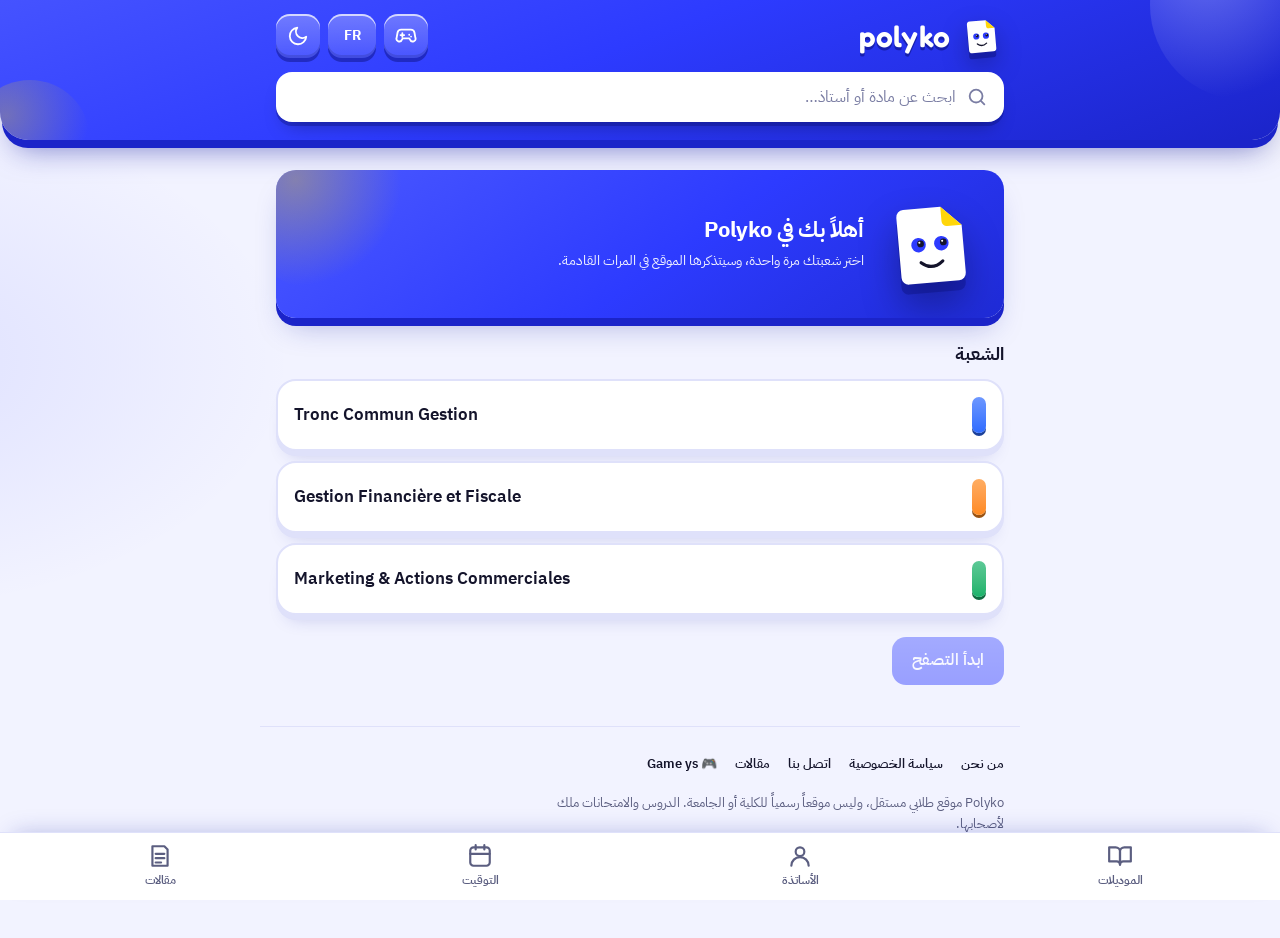
<file: public/index.html>
<!doctype html>
<html lang="ar" dir="rtl">
<head>
<meta charset="utf-8">
<meta name="viewport" content="width=device-width,initial-scale=1">
<title>Polyko — التوقيت والدروس والامتحانات السابقة</title>
<meta name="description" content="موقع طلابي مستقل لطلبة الكلية بالجديدة: التوقيت، الدروس والبوليكوبي، والامتحانات والتمارين السابقة. · Site étudiant indépendant : emplois du temps, cours et examens.">
<meta name="theme-color" content="#2D3BFF">
<link rel="icon" href="favicon.ico" sizes="48x48">
<link rel="icon" href="assets/favicon.svg" type="image/svg+xml">
<link rel="icon" href="assets/favicon-48.png" type="image/png" sizes="48x48">
<link rel="icon" href="assets/icon-192.png" type="image/png" sizes="192x192">
<link rel="apple-touch-icon" href="assets/apple-touch-icon.png">
<link rel="manifest" href="manifest.webmanifest">
<link rel="preconnect" href="https://fonts.googleapis.com">
<link rel="preconnect" href="https://fonts.gstatic.com" crossorigin>
<link href="https://fonts.googleapis.com/css2?family=Fredoka:wght@600&family=IBM+Plex+Sans+Arabic:wght@400;500;600;700&display=swap" rel="stylesheet">
<link rel="stylesheet" href="css/style.css">
<script>try{var d=document.documentElement,t=localStorage.getItem('polyko-theme');if(t)d.setAttribute('data-theme',t);var l=localStorage.getItem('polyko-lang')==='fr'?'fr':'ar';d.setAttribute('lang',l);d.setAttribute('dir',l==='fr'?'ltr':'rtl')}catch(e){}</script>
</head>
<body>
<header class="top">
  <div class="wrap">
    <div class="top-row">
      <div class="lead"><button type="button" class="icon-btn" id="backBtn" aria-label="رجوع" hidden><svg width="22" height="22" viewBox="0 0 24 24" fill="none" stroke="currentColor" stroke-width="2.4" stroke-linecap="round" stroke-linejoin="round" aria-hidden="true"><path d="M4 12h15M13 6l6 6-6 6"/></svg></button>
      <a href="#/" class="brand" aria-label="Polyko">
        <svg viewBox="0 0 200 200" aria-hidden="true"><g transform="rotate(-5 100 100)">
<path d="M50 30 H122 L160 68 V160 a14 14 0 0 1 -14 14 H50 a14 14 0 0 1 -14 -14 V44 a14 14 0 0 1 14 -14 Z" fill="#FFFFFF"/>
<path d="M122 30 V58 a10 10 0 0 0 10 10 H160 Z" fill="#FFD60A"/>
<circle cx="74" cy="100" r="14" fill="#2D3BFF"/>
<circle cx="78" cy="98" r="6.5" fill="#14142B"/>
<circle cx="76" cy="95.5" r="2" fill="#FFFFFF"/>
<circle cx="118" cy="100" r="14" fill="#2D3BFF"/>
<circle cx="122" cy="98" r="6.5" fill="#14142B"/>
<circle cx="120" cy="95.5" r="2" fill="#FFFFFF"/>
<path d="M76 134 Q96 152 118 134" fill="none" stroke="#14142B" stroke-width="6" stroke-linecap="round"/>
</g></svg>
        <span class="word">polyko</span>
      </a>
      </div>
      <div class="tools">
        <a class="icon-btn" href="game.html" id="gameBtn" aria-label="Game ys" title="Game ys"><svg width="22" height="22" viewBox="0 0 24 24" fill="none" stroke="currentColor" stroke-width="2" stroke-linecap="round" stroke-linejoin="round" aria-hidden="true"><path d="M6 11h4M8 9v4"/><path d="M15.5 10.6h.01M17.5 12.6h.01"/><path d="M17.3 5H6.7a4 4 0 0 0-3.9 3.2l-1 5.6A3 3 0 0 0 7.5 16l1-1.5h7l1 1.5a3 3 0 0 0 5.7-2.2l-1-5.6A4 4 0 0 0 17.3 5z"/></svg></a>
        <button class="icon-btn" id="langBtn" type="button">FR</button>
        <button class="icon-btn" id="themeBtn" type="button" aria-label="تبديل الوضع الداكن"><svg width="22" height="22" viewBox="0 0 24 24" fill="none" stroke="currentColor" stroke-width="2" stroke-linecap="round" stroke-linejoin="round" aria-hidden="true"><path d="M21 12.8A9 9 0 1 1 11.2 3a7 7 0 0 0 9.8 9.8z"/></svg></button>
      </div>
    </div>
    <div class="search">
      <input id="q" type="search" data-ph-ar="ابحث عن مادة أو أستاذ…" data-ph-fr="Module ou professeur…" placeholder="ابحث عن مادة أو أستاذ…" autocomplete="off" aria-label="Search">
      <svg viewBox="0 0 24 24" aria-hidden="true"><circle cx="11" cy="11" r="7"/><path d="M20 20l-3.5-3.5"/></svg>
    </div>
  </div>
</header>

<noscript><div class="wrap"><p style="margin:20px 0;padding:14px;border-radius:14px;background:#FFF3C4;color:#14142B">يحتاج الموقع إلى تفعيل JavaScript، وافتحه من المتصفح مباشرة وليس من معاينة ملف. · Activez JavaScript et ouvrez le site directement dans le navigateur.</p></div></noscript>
<main class="wrap" id="app" aria-live="polite"></main>

<footer class="wrap foot">
  <nav aria-label="Polyko">
    <a href="about.html"><span lang="ar">من نحن</span><span lang="fr">À propos</span></a>
    <a href="privacy.html"><span lang="ar">سياسة الخصوصية</span><span lang="fr">Confidentialité</span></a>
    <a href="contact.html"><span lang="ar">اتصل بنا</span><span lang="fr">Contact</span></a>
    <a href="articles.html"><span lang="ar">مقالات</span><span lang="fr">Articles</span></a>
    <a href="game.html">🎮 Game ys</a>
  </nav>
  <p><span lang="ar">Polyko موقع طلابي مستقل، وليس موقعاً رسمياً للكلية أو الجامعة. الدروس والامتحانات ملك لأصحابها.</span><span lang="fr">Polyko est un site étudiant indépendant, non officiel (ni de la faculté ni de l'université). Les cours et examens appartiennent à leurs auteurs.</span></p>
</footer>

<nav class="tabs" aria-label="Polyko">
  <a href="#/modules" data-tab="modules"><svg viewBox="0 0 24 24"><path d="M2 4h6a4 4 0 0 1 4 4v12a3 3 0 0 0-3-3H2z"/><path d="M22 4h-6a4 4 0 0 0-4 4v12a3 3 0 0 1 3-3h7z"/></svg><span lang="ar">الموديلات</span><span lang="fr">Modules</span></a>
  <a href="#/profs" data-tab="profs"><svg viewBox="0 0 24 24"><circle cx="12" cy="8" r="4"/><path d="M4 21a8 8 0 0 1 16 0"/></svg><span lang="ar">الأساتذة</span><span lang="fr">Profs</span></a>
  <a href="#/edt" data-tab="edt"><svg viewBox="0 0 24 24"><rect x="3" y="4" width="18" height="17" rx="3"/><path d="M3 10h18M8 2v4M16 2v4"/></svg><span lang="ar">التوقيت</span><span lang="fr">Emploi du temps</span></a>
  <a href="articles.html"><svg viewBox="0 0 24 24"><path d="M5 3h11l3 3v15H5z"/><path d="M8 10h8M8 14h8M8 18h5"/></svg><span lang="ar">مقالات</span><span lang="fr">Articles</span></a>
</nav>

<div id="lb" role="dialog" aria-modal="true">
  <div class="bar"><span id="lbTitle"></span><button class="btn sm yellow" id="lbClose" type="button"><span lang="ar">إغلاق</span><span lang="fr">Fermer</span></button></div>
  <div class="box" id="lbBox"><img id="lbImg" alt=""></div>
</div>

<script src="data.js"></script>
<script src="library.js"></script>
<script src="js/common.js"></script>
<script src="js/app.js"></script>
</body>
</html>
</file>
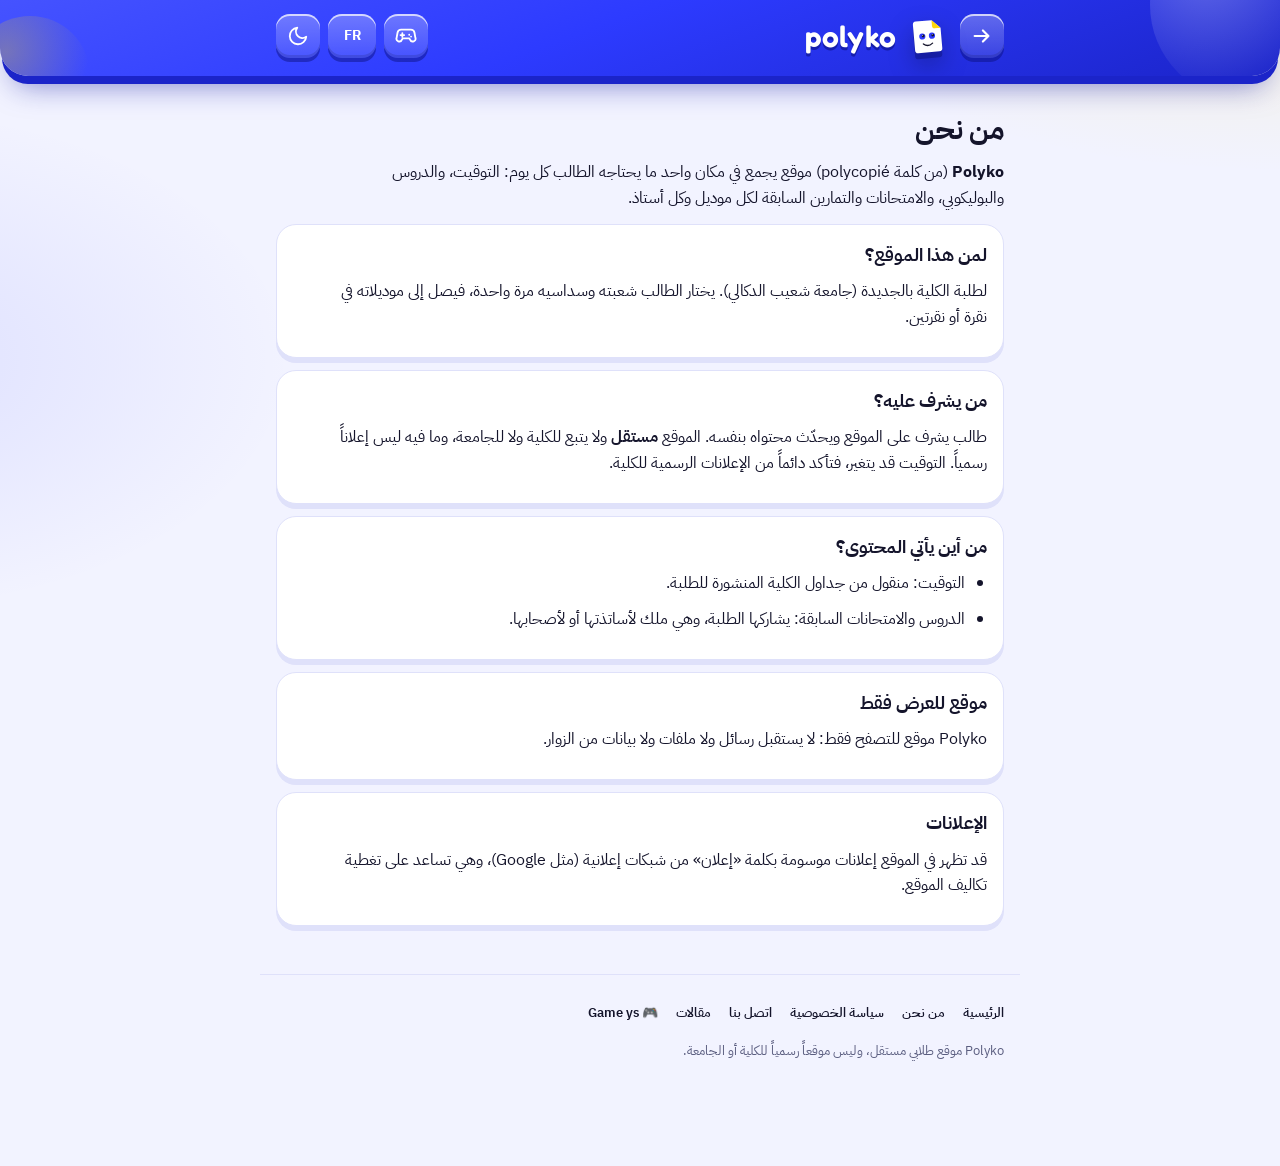
<file: public/about.html>
<!doctype html>
<html lang="ar" dir="rtl" data-title-ar="من نحن — Polyko" data-title-fr="À propos — Polyko">
<head>
<meta charset="utf-8">
<meta name="viewport" content="width=device-width,initial-scale=1">
<title>من نحن — Polyko</title>
<meta name="description" content="تعرّف على Polyko: موقع طلابي مستقل للتوقيت والدروس والامتحانات السابقة.">
<meta name="theme-color" content="#2D3BFF">
<link rel="icon" href="favicon.ico" sizes="48x48">
<link rel="icon" href="assets/favicon.svg" type="image/svg+xml">
<link rel="icon" href="assets/favicon-48.png" type="image/png" sizes="48x48">
<link rel="icon" href="assets/icon-192.png" type="image/png" sizes="192x192">
<link rel="apple-touch-icon" href="assets/apple-touch-icon.png">
<link rel="manifest" href="manifest.webmanifest">
<link rel="preconnect" href="https://fonts.googleapis.com">
<link rel="preconnect" href="https://fonts.gstatic.com" crossorigin>
<link href="https://fonts.googleapis.com/css2?family=Fredoka:wght@600&family=IBM+Plex+Sans+Arabic:wght@400;500;600;700&display=swap" rel="stylesheet">
<link rel="stylesheet" href="css/style.css">
<script>try{var d=document.documentElement,t=localStorage.getItem('polyko-theme');if(t)d.setAttribute('data-theme',t);var l=localStorage.getItem('polyko-lang')==='fr'?'fr':'ar';d.setAttribute('lang',l);d.setAttribute('dir',l==='fr'?'ltr':'rtl')}catch(e){}</script>
</head>
<body>
<header class="top">
  <div class="wrap">
    <div class="top-row">
      <div class="lead"><button type="button" class="icon-btn" id="backBtn" aria-label="رجوع" hidden><svg width="22" height="22" viewBox="0 0 24 24" fill="none" stroke="currentColor" stroke-width="2.4" stroke-linecap="round" stroke-linejoin="round" aria-hidden="true"><path d="M4 12h15M13 6l6 6-6 6"/></svg></button>
      <a href="index.html" class="brand" aria-label="Polyko">
        <svg viewBox="0 0 200 200" aria-hidden="true"><g transform="rotate(-5 100 100)">
<path d="M50 30 H122 L160 68 V160 a14 14 0 0 1 -14 14 H50 a14 14 0 0 1 -14 -14 V44 a14 14 0 0 1 14 -14 Z" fill="#FFFFFF"/>
<path d="M122 30 V58 a10 10 0 0 0 10 10 H160 Z" fill="#FFD60A"/>
<circle cx="74" cy="100" r="14" fill="#2D3BFF"/>
<circle cx="78" cy="98" r="6.5" fill="#14142B"/>
<circle cx="76" cy="95.5" r="2" fill="#FFFFFF"/>
<circle cx="118" cy="100" r="14" fill="#2D3BFF"/>
<circle cx="122" cy="98" r="6.5" fill="#14142B"/>
<circle cx="120" cy="95.5" r="2" fill="#FFFFFF"/>
<path d="M76 134 Q96 152 118 134" fill="none" stroke="#14142B" stroke-width="6" stroke-linecap="round"/>
</g></svg>
        <span class="word">polyko</span>
      </a>
      </div>
      <div class="tools">
        <a class="icon-btn" href="game.html" id="gameBtn" aria-label="Game ys" title="Game ys"><svg width="22" height="22" viewBox="0 0 24 24" fill="none" stroke="currentColor" stroke-width="2" stroke-linecap="round" stroke-linejoin="round" aria-hidden="true"><path d="M6 11h4M8 9v4"/><path d="M15.5 10.6h.01M17.5 12.6h.01"/><path d="M17.3 5H6.7a4 4 0 0 0-3.9 3.2l-1 5.6A3 3 0 0 0 7.5 16l1-1.5h7l1 1.5a3 3 0 0 0 5.7-2.2l-1-5.6A4 4 0 0 0 17.3 5z"/></svg></a>
        <button class="icon-btn" id="langBtn" type="button">FR</button>
        <button class="icon-btn" id="themeBtn" type="button" aria-label="تبديل الوضع الداكن"><svg width="22" height="22" viewBox="0 0 24 24" fill="none" stroke="currentColor" stroke-width="2" stroke-linecap="round" stroke-linejoin="round" aria-hidden="true"><path d="M21 12.8A9 9 0 1 1 11.2 3a7 7 0 0 0 9.8 9.8z"/></svg></button>
      </div>
    </div>
  </div>
</header>
<main class="wrap page">
<h1 lang="ar">من نحن</h1>
<h1 lang="fr">À propos</h1>
<p lang="ar"><b>Polyko</b> (من كلمة polycopié) موقع يجمع في مكان واحد ما يحتاجه الطالب كل يوم: التوقيت، والدروس والبوليكوبي، والامتحانات والتمارين السابقة لكل موديل وكل أستاذ.</p>
<p lang="fr"><b>Polyko</b> (de « polycopié ») réunit au même endroit ce dont l'étudiant a besoin chaque jour : emplois du temps, cours et polycopiés, examens et exercices des années précédentes, par module et par professeur.</p>
<div class="card">
<h2 lang="ar" style="margin-top:0">لمن هذا الموقع؟</h2>
<h2 lang="fr" style="margin-top:0">Pour qui ?</h2><p lang="ar">لطلبة الكلية بالجديدة (جامعة شعيب الدكالي). يختار الطالب شعبته وسداسيه مرة واحدة، فيصل إلى موديلاته في نقرة أو نقرتين.</p>
<p lang="fr">Pour les étudiants de la faculté d'El Jadida (Université Chouaïb Doukkali). Vous choisissez votre filière et votre semestre une seule fois, puis vous accédez à vos modules en un ou deux clics.</p>
</div>
<div class="card">
<h2 lang="ar" style="margin-top:0">من يشرف عليه؟</h2>
<h2 lang="fr" style="margin-top:0">Qui est derrière ?</h2><p lang="ar">طالب يشرف على الموقع ويحدّث محتواه بنفسه. الموقع <b>مستقل</b> ولا يتبع للكلية ولا للجامعة، وما فيه ليس إعلاناً رسمياً. التوقيت قد يتغير، فتأكد دائماً من الإعلانات الرسمية للكلية.</p>
<p lang="fr">Un étudiant gère le site et met à jour son contenu. Le site est <b>indépendant</b> : il ne dépend ni de la faculté ni de l'université, et ne constitue pas une communication officielle. Les emplois du temps peuvent changer : vérifiez toujours les annonces officielles.</p>
</div>
<div class="card">
<h2 lang="ar" style="margin-top:0">من أين يأتي المحتوى؟</h2>
<h2 lang="fr" style="margin-top:0">D'où vient le contenu ?</h2><ul lang="ar"><li>التوقيت: منقول من جداول الكلية المنشورة للطلبة.</li><li>الدروس والامتحانات السابقة: يشاركها الطلبة، وهي ملك لأساتذتها أو لأصحابها.</li></ul>
<ul lang="fr"><li>Emplois du temps : repris des tableaux publiés par la faculté pour les étudiants.</li><li>Cours et anciens examens : partagés par les étudiants ; ils appartiennent à leurs professeurs ou auteurs.</li></ul>
</div>
<div class="card">
<h2 lang="ar" style="margin-top:0">موقع للعرض فقط</h2>
<h2 lang="fr" style="margin-top:0">Site en consultation seule</h2><p lang="ar">Polyko موقع للتصفح فقط: لا يستقبل رسائل ولا ملفات ولا بيانات من الزوار.</p>
<p lang="fr">Polyko est un site de consultation : il ne reçoit ni messages, ni fichiers, ni données de ses visiteurs.</p>
</div>
<div class="card">
<h2 lang="ar" style="margin-top:0">الإعلانات</h2>
<h2 lang="fr" style="margin-top:0">Publicité</h2><p lang="ar">قد تظهر في الموقع إعلانات موسومة بكلمة «إعلان» من شبكات إعلانية (مثل Google)، وهي تساعد على تغطية تكاليف الموقع.</p>
<p lang="fr">Des publicités marquées « Annonce » provenant de réseaux publicitaires (comme Google) peuvent apparaître : elles aident à couvrir les frais du site.</p>
</div>
</main>
<footer class="wrap foot">
  <nav aria-label="Polyko">
    <a href="index.html"><span lang="ar">الرئيسية</span><span lang="fr">Accueil</span></a>
    <a href="about.html"><span lang="ar">من نحن</span><span lang="fr">À propos</span></a>
    <a href="privacy.html"><span lang="ar">سياسة الخصوصية</span><span lang="fr">Confidentialité</span></a>
    <a href="contact.html"><span lang="ar">اتصل بنا</span><span lang="fr">Contact</span></a>
    <a href="articles.html"><span lang="ar">مقالات</span><span lang="fr">Articles</span></a>
    <a href="game.html">🎮 Game ys</a>
  </nav>
  <p><span lang="ar">Polyko موقع طلابي مستقل، وليس موقعاً رسمياً للكلية أو الجامعة.</span><span lang="fr">Polyko est un site étudiant indépendant, non officiel.</span></p>
</footer>
<script src="data.js"></script>
<script src="js/common.js"></script>
</body>
</html>
</file>
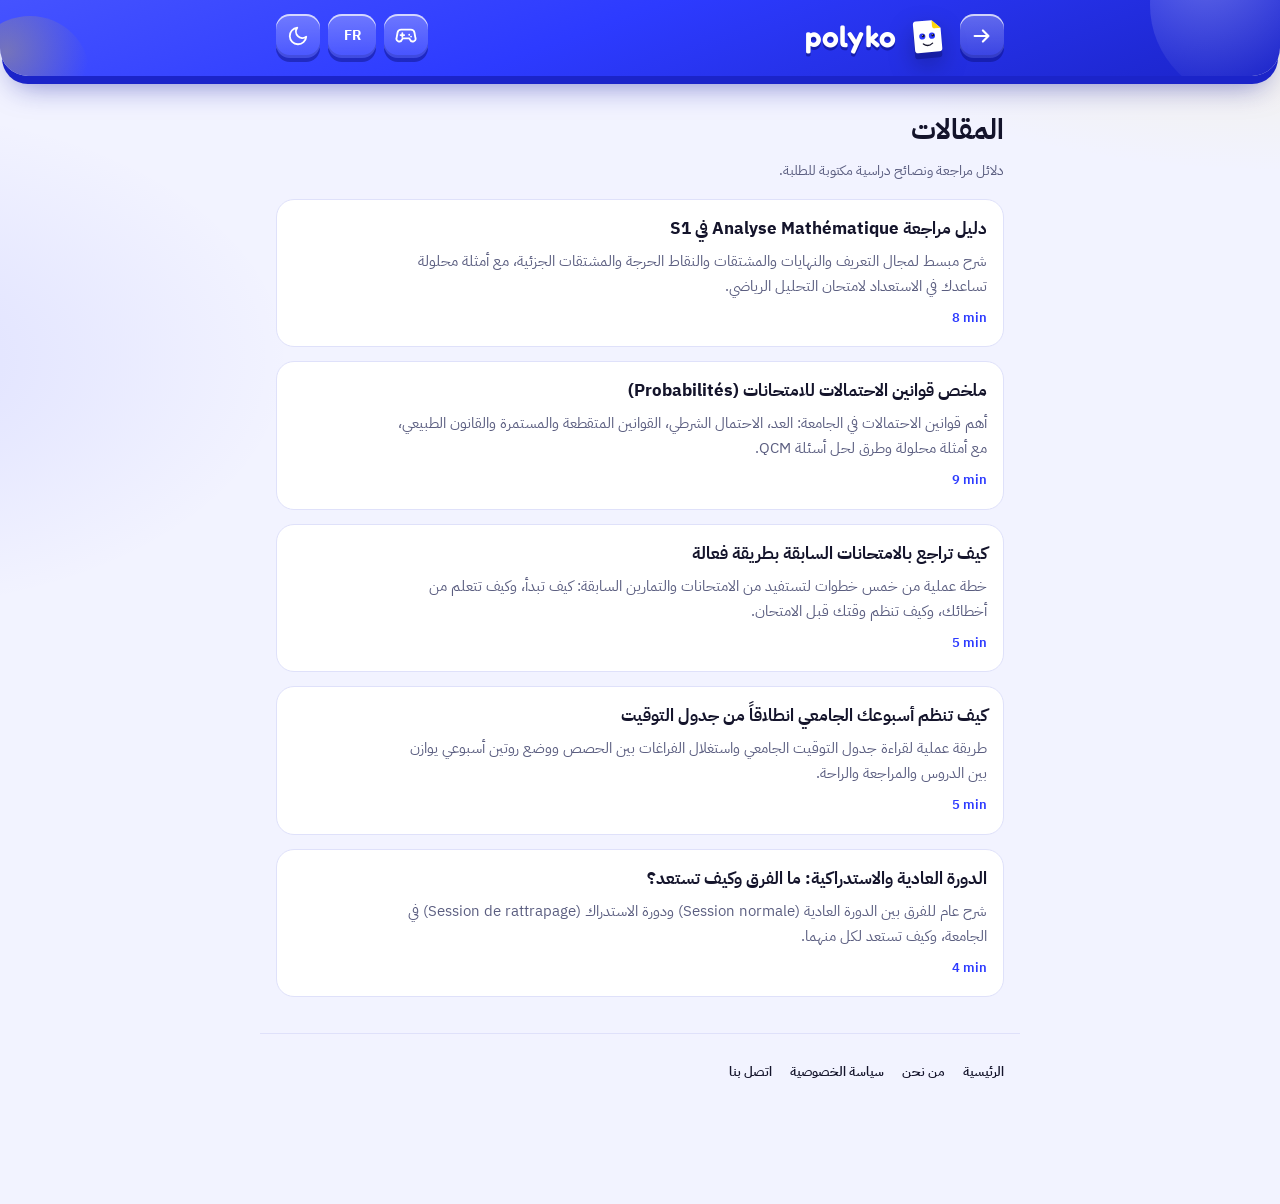
<file: public/articles.html>
<!doctype html>
<html lang="ar" dir="rtl" data-title-ar="مقالات — Polyko" data-title-fr="Articles — Polyko">
<head>
<meta charset="utf-8">
<meta name="viewport" content="width=device-width,initial-scale=1">
<title>مقالات — Polyko</title>
<meta name="description" content="مقالات ودلائل مراجعة للطلبة: التحليل الرياضي والاحتمالات والتنظيم والمراجعة بالامتحانات السابقة.">
<meta name="theme-color" content="#2D3BFF">
<link rel="icon" href="favicon.ico" sizes="48x48">
<link rel="icon" href="assets/favicon.svg" type="image/svg+xml">
<link rel="icon" href="assets/favicon-48.png" type="image/png" sizes="48x48">
<link rel="icon" href="assets/icon-192.png" type="image/png" sizes="192x192">
<link rel="apple-touch-icon" href="assets/apple-touch-icon.png">
<link rel="manifest" href="manifest.webmanifest">
<link rel="preconnect" href="https://fonts.googleapis.com">
<link rel="preconnect" href="https://fonts.gstatic.com" crossorigin>
<link href="https://fonts.googleapis.com/css2?family=Fredoka:wght@600&family=IBM+Plex+Sans+Arabic:wght@400;500;600;700&display=swap" rel="stylesheet">
<link rel="stylesheet" href="css/style.css">
<script>try{var d=document.documentElement,t=localStorage.getItem('polyko-theme');if(t)d.setAttribute('data-theme',t);var l=localStorage.getItem('polyko-lang')==='fr'?'fr':'ar';d.setAttribute('lang',l);d.setAttribute('dir',l==='fr'?'ltr':'rtl')}catch(e){}</script>
</head>
<body>
<header class="top">
  <div class="wrap">
    <div class="top-row">
      <div class="lead"><button type="button" class="icon-btn" id="backBtn" aria-label="رجوع" hidden><svg width="22" height="22" viewBox="0 0 24 24" fill="none" stroke="currentColor" stroke-width="2.4" stroke-linecap="round" stroke-linejoin="round" aria-hidden="true"><path d="M4 12h15M13 6l6 6-6 6"/></svg></button>
      <a href="index.html" class="brand" aria-label="Polyko">
        <svg viewBox="0 0 200 200" aria-hidden="true"><g transform="rotate(-5 100 100)">
<path d="M50 30 H122 L160 68 V160 a14 14 0 0 1 -14 14 H50 a14 14 0 0 1 -14 -14 V44 a14 14 0 0 1 14 -14 Z" fill="#FFFFFF"/>
<path d="M122 30 V58 a10 10 0 0 0 10 10 H160 Z" fill="#FFD60A"/>
<circle cx="74" cy="100" r="14" fill="#2D3BFF"/>
<circle cx="78" cy="98" r="6.5" fill="#14142B"/>
<circle cx="76" cy="95.5" r="2" fill="#FFFFFF"/>
<circle cx="118" cy="100" r="14" fill="#2D3BFF"/>
<circle cx="122" cy="98" r="6.5" fill="#14142B"/>
<circle cx="120" cy="95.5" r="2" fill="#FFFFFF"/>
<path d="M76 134 Q96 152 118 134" fill="none" stroke="#14142B" stroke-width="6" stroke-linecap="round"/>
</g></svg>
        <span class="word">polyko</span>
      </a>
      </div>
      <div class="tools">
        <a class="icon-btn" href="game.html" id="gameBtn" aria-label="Game ys" title="Game ys"><svg width="22" height="22" viewBox="0 0 24 24" fill="none" stroke="currentColor" stroke-width="2" stroke-linecap="round" stroke-linejoin="round" aria-hidden="true"><path d="M6 11h4M8 9v4"/><path d="M15.5 10.6h.01M17.5 12.6h.01"/><path d="M17.3 5H6.7a4 4 0 0 0-3.9 3.2l-1 5.6A3 3 0 0 0 7.5 16l1-1.5h7l1 1.5a3 3 0 0 0 5.7-2.2l-1-5.6A4 4 0 0 0 17.3 5z"/></svg></a>
        <button class="icon-btn" id="langBtn" type="button">FR</button>
        <button class="icon-btn" id="themeBtn" type="button" aria-label="تبديل الوضع الداكن"><svg width="22" height="22" viewBox="0 0 24 24" fill="none" stroke="currentColor" stroke-width="2" stroke-linecap="round" stroke-linejoin="round" aria-hidden="true"><path d="M21 12.8A9 9 0 1 1 11.2 3a7 7 0 0 0 9.8 9.8z"/></svg></button>
      </div>
    </div>
  </div>
</header>
<main class="wrap page">
<h1>المقالات</h1>
<p class="sub">دلائل مراجعة ونصائح دراسية مكتوبة للطلبة.</p>
<div class="alist"><a class="acard" href="articles/analyse-mathematique-s1-guide.html"><h2>دليل مراجعة Analyse Mathématique في S1</h2><p>شرح مبسط لمجال التعريف والنهايات والمشتقات والنقاط الحرجة والمشتقات الجزئية، مع أمثلة محلولة تساعدك في الاستعداد لامتحان التحليل الرياضي.</p><span class="ltr">8 min</span></a><a class="acard" href="articles/probabilites-formules-qcm.html"><h2>ملخص قوانين الاحتمالات للامتحانات (Probabilités)</h2><p>أهم قوانين الاحتمالات في الجامعة: العد، الاحتمال الشرطي، القوانين المتقطعة والمستمرة والقانون الطبيعي، مع أمثلة محلولة وطرق لحل أسئلة QCM.</p><span class="ltr">9 min</span></a><a class="acard" href="articles/reviser-avec-les-examens-precedents.html"><h2>كيف تراجع بالامتحانات السابقة بطريقة فعالة</h2><p>خطة عملية من خمس خطوات لتستفيد من الامتحانات والتمارين السابقة: كيف تبدأ، وكيف تتعلم من أخطائك، وكيف تنظم وقتك قبل الامتحان.</p><span class="ltr">5 min</span></a><a class="acard" href="articles/organiser-emploi-du-temps-universitaire.html"><h2>كيف تنظم أسبوعك الجامعي انطلاقاً من جدول التوقيت</h2><p>طريقة عملية لقراءة جدول التوقيت الجامعي واستغلال الفراغات بين الحصص ووضع روتين أسبوعي يوازن بين الدروس والمراجعة والراحة.</p><span class="ltr">5 min</span></a><a class="acard" href="articles/session-normale-et-rattrapage.html"><h2>الدورة العادية والاستدراكية: ما الفرق وكيف تستعد؟</h2><p>شرح عام للفرق بين الدورة العادية (Session normale) ودورة الاستدراك (Session de rattrapage) في الجامعة، وكيف تستعد لكل منهما.</p><span class="ltr">4 min</span></a></div>
</main>
<footer class="wrap foot">
  <nav aria-label="Polyko">
    <a href="index.html"><span lang="ar">الرئيسية</span><span lang="fr">Accueil</span></a>
    <a href="about.html"><span lang="ar">من نحن</span><span lang="fr">À propos</span></a>
    <a href="privacy.html"><span lang="ar">سياسة الخصوصية</span><span lang="fr">Confidentialité</span></a>
    <a href="contact.html"><span lang="ar">اتصل بنا</span><span lang="fr">Contact</span></a>
  </nav>
</footer>
<script src="data.js"></script>
<script src="js/common.js"></script>
</body>
</html>
</file>
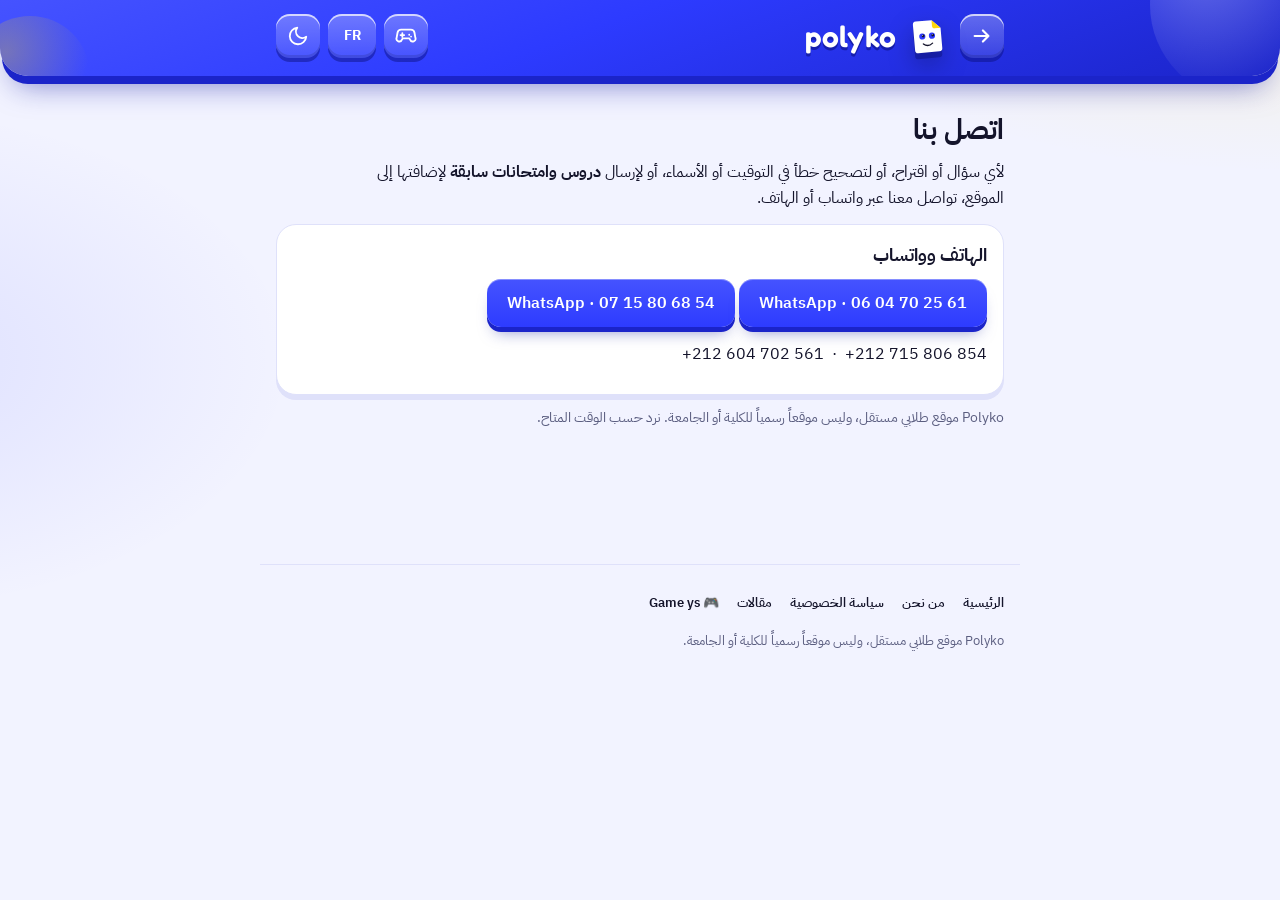
<file: public/contact.html>
<!doctype html>
<html lang="ar" dir="rtl" data-title-ar="اتصل بنا — Polyko" data-title-fr="Contact — Polyko">
<head>
<meta charset="utf-8">
<meta name="viewport" content="width=device-width,initial-scale=1">
<title>اتصل بنا — Polyko</title>
<meta name="description" content="للتواصل مع Polyko وإرسال الدروس والامتحانات السابقة عبر واتساب أو الهاتف.">
<meta name="theme-color" content="#2D3BFF">
<link rel="icon" href="favicon.ico" sizes="48x48">
<link rel="icon" href="assets/favicon.svg" type="image/svg+xml">
<link rel="icon" href="assets/favicon-48.png" type="image/png" sizes="48x48">
<link rel="icon" href="assets/icon-192.png" type="image/png" sizes="192x192">
<link rel="apple-touch-icon" href="assets/apple-touch-icon.png">
<link rel="manifest" href="manifest.webmanifest">
<link rel="preconnect" href="https://fonts.googleapis.com">
<link rel="preconnect" href="https://fonts.gstatic.com" crossorigin>
<link href="https://fonts.googleapis.com/css2?family=Fredoka:wght@600&family=IBM+Plex+Sans+Arabic:wght@400;500;600;700&display=swap" rel="stylesheet">
<link rel="stylesheet" href="css/style.css">
<script>try{var d=document.documentElement,t=localStorage.getItem('polyko-theme');if(t)d.setAttribute('data-theme',t);var l=localStorage.getItem('polyko-lang')==='fr'?'fr':'ar';d.setAttribute('lang',l);d.setAttribute('dir',l==='fr'?'ltr':'rtl')}catch(e){}</script>
</head>
<body>
<header class="top">
  <div class="wrap">
    <div class="top-row">
      <div class="lead"><button type="button" class="icon-btn" id="backBtn" aria-label="رجوع" hidden><svg width="22" height="22" viewBox="0 0 24 24" fill="none" stroke="currentColor" stroke-width="2.4" stroke-linecap="round" stroke-linejoin="round" aria-hidden="true"><path d="M4 12h15M13 6l6 6-6 6"/></svg></button>
      <a href="index.html" class="brand" aria-label="Polyko">
        <svg viewBox="0 0 200 200" aria-hidden="true"><g transform="rotate(-5 100 100)">
<path d="M50 30 H122 L160 68 V160 a14 14 0 0 1 -14 14 H50 a14 14 0 0 1 -14 -14 V44 a14 14 0 0 1 14 -14 Z" fill="#FFFFFF"/>
<path d="M122 30 V58 a10 10 0 0 0 10 10 H160 Z" fill="#FFD60A"/>
<circle cx="74" cy="100" r="14" fill="#2D3BFF"/>
<circle cx="78" cy="98" r="6.5" fill="#14142B"/>
<circle cx="76" cy="95.5" r="2" fill="#FFFFFF"/>
<circle cx="118" cy="100" r="14" fill="#2D3BFF"/>
<circle cx="122" cy="98" r="6.5" fill="#14142B"/>
<circle cx="120" cy="95.5" r="2" fill="#FFFFFF"/>
<path d="M76 134 Q96 152 118 134" fill="none" stroke="#14142B" stroke-width="6" stroke-linecap="round"/>
</g></svg>
        <span class="word">polyko</span>
      </a>
      </div>
      <div class="tools">
        <a class="icon-btn" href="game.html" id="gameBtn" aria-label="Game ys" title="Game ys"><svg width="22" height="22" viewBox="0 0 24 24" fill="none" stroke="currentColor" stroke-width="2" stroke-linecap="round" stroke-linejoin="round" aria-hidden="true"><path d="M6 11h4M8 9v4"/><path d="M15.5 10.6h.01M17.5 12.6h.01"/><path d="M17.3 5H6.7a4 4 0 0 0-3.9 3.2l-1 5.6A3 3 0 0 0 7.5 16l1-1.5h7l1 1.5a3 3 0 0 0 5.7-2.2l-1-5.6A4 4 0 0 0 17.3 5z"/></svg></a>
        <button class="icon-btn" id="langBtn" type="button">FR</button>
        <button class="icon-btn" id="themeBtn" type="button" aria-label="تبديل الوضع الداكن"><svg width="22" height="22" viewBox="0 0 24 24" fill="none" stroke="currentColor" stroke-width="2" stroke-linecap="round" stroke-linejoin="round" aria-hidden="true"><path d="M21 12.8A9 9 0 1 1 11.2 3a7 7 0 0 0 9.8 9.8z"/></svg></button>
      </div>
    </div>
  </div>
</header>
<main class="wrap page">
<h1 lang="ar">اتصل بنا</h1>
<h1 lang="fr">Contact</h1>
<p lang="ar">لأي سؤال أو اقتراح، أو لتصحيح خطأ في التوقيت أو الأسماء، أو لإرسال <b>دروس وامتحانات سابقة</b> لإضافتها إلى الموقع، تواصل معنا عبر واتساب أو الهاتف.</p>
<p lang="fr">Pour une question, une suggestion, une correction (emploi du temps, noms) ou pour envoyer des <b>cours et examens</b> à ajouter au site, contactez-nous par WhatsApp ou par téléphone.</p>
<div class="card">
<h2 lang="ar" style="margin-top:0">الهاتف وواتساب</h2>
<h2 lang="fr" style="margin-top:0">Téléphone et WhatsApp</h2>
<p class="ltr"><a class="btn" href="https://wa.me/212604702561" target="_blank" rel="noopener">WhatsApp · 06 04 70 25 61</a></p>
<p class="ltr"><a class="btn" href="https://wa.me/212715806854" target="_blank" rel="noopener">WhatsApp · 07 15 80 68 54</a></p>
<p class="ltr"><a href="tel:+212604702561">+212 604 702 561</a> &nbsp;·&nbsp; <a href="tel:+212715806854">+212 715 806 854</a></p>
</div>
<p lang="ar" class="sub">Polyko موقع طلابي مستقل، وليس موقعاً رسمياً للكلية أو الجامعة. نرد حسب الوقت المتاح.</p>
<p lang="fr" class="sub">Polyko est un site étudiant indépendant, non officiel. Nous répondons selon notre disponibilité.</p>
</main>
<footer class="wrap foot">
  <nav aria-label="Polyko">
    <a href="index.html"><span lang="ar">الرئيسية</span><span lang="fr">Accueil</span></a>
    <a href="about.html"><span lang="ar">من نحن</span><span lang="fr">À propos</span></a>
    <a href="privacy.html"><span lang="ar">سياسة الخصوصية</span><span lang="fr">Confidentialité</span></a>
    <a href="articles.html"><span lang="ar">مقالات</span><span lang="fr">Articles</span></a>
    <a href="game.html">🎮 Game ys</a>
  </nav>
  <p><span lang="ar">Polyko موقع طلابي مستقل، وليس موقعاً رسمياً للكلية أو الجامعة.</span><span lang="fr">Polyko est un site étudiant indépendant, non officiel.</span></p>
</footer>
<script src="data.js"></script>
<script src="js/common.js"></script>
</body>
</html>
</file>
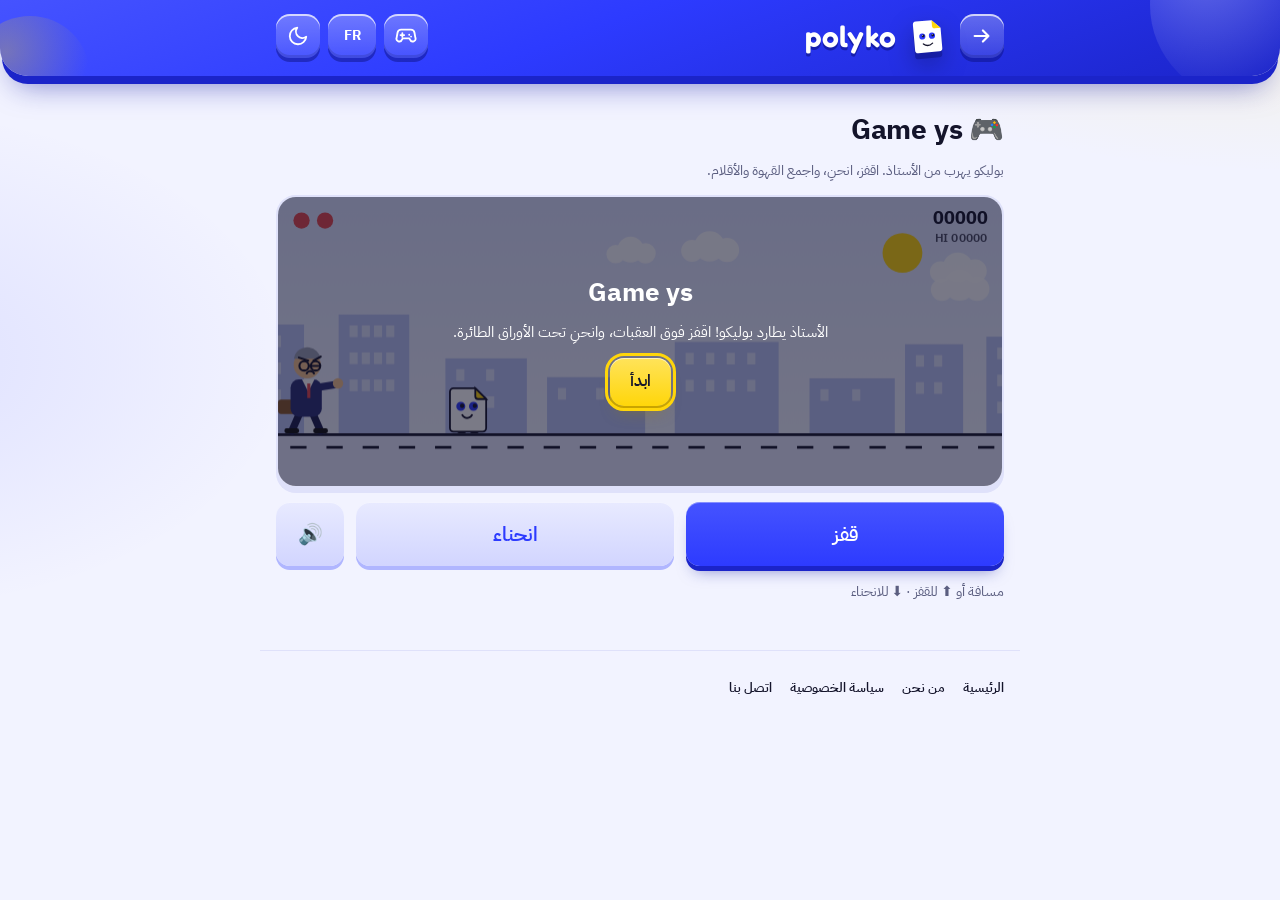
<file: public/game.html>
<!doctype html>
<html lang="ar" dir="rtl" data-title-ar="Game ys — Polyko" data-title-fr="Game ys — Polyko">
<head>
<meta charset="utf-8">
<meta name="viewport" content="width=device-width,initial-scale=1">
<title>Game ys — Polyko</title>
<meta name="description" content="لعبة Polyko: بوليكو يهرب من الأستاذ. تعمل بدون إنترنت.">
<meta name="theme-color" content="#2D3BFF">
<link rel="icon" href="favicon.ico" sizes="48x48">
<link rel="icon" href="assets/favicon.svg" type="image/svg+xml">
<link rel="icon" href="assets/favicon-48.png" type="image/png" sizes="48x48">
<link rel="icon" href="assets/icon-192.png" type="image/png" sizes="192x192">
<link rel="apple-touch-icon" href="assets/apple-touch-icon.png">
<link rel="manifest" href="manifest.webmanifest">
<link rel="preconnect" href="https://fonts.googleapis.com">
<link rel="preconnect" href="https://fonts.gstatic.com" crossorigin>
<link href="https://fonts.googleapis.com/css2?family=Fredoka:wght@600&family=IBM+Plex+Sans+Arabic:wght@400;500;600;700&display=swap" rel="stylesheet">
<link rel="stylesheet" href="css/style.css">
<script>try{var d=document.documentElement,t=localStorage.getItem('polyko-theme');if(t)d.setAttribute('data-theme',t);var l=localStorage.getItem('polyko-lang')==='fr'?'fr':'ar';d.setAttribute('lang',l);d.setAttribute('dir',l==='fr'?'ltr':'rtl')}catch(e){}</script>
</head>
<body>
<header class="top">
  <div class="wrap">
    <div class="top-row">
      <div class="lead"><button type="button" class="icon-btn" id="backBtn" aria-label="رجوع" hidden><svg width="22" height="22" viewBox="0 0 24 24" fill="none" stroke="currentColor" stroke-width="2.4" stroke-linecap="round" stroke-linejoin="round" aria-hidden="true"><path d="M4 12h15M13 6l6 6-6 6"/></svg></button>
      <a href="index.html" class="brand" aria-label="Polyko">
        <svg viewBox="0 0 200 200" aria-hidden="true"><g transform="rotate(-5 100 100)">
<path d="M50 30 H122 L160 68 V160 a14 14 0 0 1 -14 14 H50 a14 14 0 0 1 -14 -14 V44 a14 14 0 0 1 14 -14 Z" fill="#FFFFFF"/>
<path d="M122 30 V58 a10 10 0 0 0 10 10 H160 Z" fill="#FFD60A"/>
<circle cx="74" cy="100" r="14" fill="#2D3BFF"/>
<circle cx="78" cy="98" r="6.5" fill="#14142B"/>
<circle cx="76" cy="95.5" r="2" fill="#FFFFFF"/>
<circle cx="118" cy="100" r="14" fill="#2D3BFF"/>
<circle cx="122" cy="98" r="6.5" fill="#14142B"/>
<circle cx="120" cy="95.5" r="2" fill="#FFFFFF"/>
<path d="M76 134 Q96 152 118 134" fill="none" stroke="#14142B" stroke-width="6" stroke-linecap="round"/>
</g></svg>
        <span class="word">polyko</span>
      </a>
      </div>
      <div class="tools">
        <a class="icon-btn" href="game.html" id="gameBtn" aria-label="Game ys" title="Game ys"><svg width="22" height="22" viewBox="0 0 24 24" fill="none" stroke="currentColor" stroke-width="2" stroke-linecap="round" stroke-linejoin="round" aria-hidden="true"><path d="M6 11h4M8 9v4"/><path d="M15.5 10.6h.01M17.5 12.6h.01"/><path d="M17.3 5H6.7a4 4 0 0 0-3.9 3.2l-1 5.6A3 3 0 0 0 7.5 16l1-1.5h7l1 1.5a3 3 0 0 0 5.7-2.2l-1-5.6A4 4 0 0 0 17.3 5z"/></svg></a>
        <button class="icon-btn" id="langBtn" type="button">FR</button>
        <button class="icon-btn" id="themeBtn" type="button" aria-label="تبديل الوضع الداكن"><svg width="22" height="22" viewBox="0 0 24 24" fill="none" stroke="currentColor" stroke-width="2" stroke-linecap="round" stroke-linejoin="round" aria-hidden="true"><path d="M21 12.8A9 9 0 1 1 11.2 3a7 7 0 0 0 9.8 9.8z"/></svg></button>
      </div>
    </div>
  </div>
</header>
<main class="wrap page game">
<h1>🎮 Game ys</h1>
<p class="sub"><span lang="ar">بوليكو يهرب من الأستاذ. اقفز، انحنِ، واجمع القهوة والأقلام.</span><span lang="fr">Polyko fuit le prof. Saute, baisse-toi et ramasse cafés et stylos.</span></p>
<div class="gwrap">
  <canvas id="gc" aria-label="Game ys"></canvas>
  <div class="gover" id="gOverlay" hidden><div><h2 id="gTitle"></h2><p id="gMsg"></p><button type="button" class="btn yellow" id="gBtn"></button></div></div>
</div>
<div class="gctl">
  <button type="button" class="btn" id="bJump"></button>
  <button type="button" class="btn ghost" id="bDuck"></button>
  <button type="button" class="btn ghost" id="bMute" aria-label="Son" style="flex:0 0 68px">🔊</button>
</div>
<p class="sub" id="gHelp" style="margin-top:10px"></p>
<p class="sub" id="gStatus" role="status"></p>
</main>
<footer class="wrap foot">
  <nav aria-label="Polyko">
    <a href="index.html"><span lang="ar">الرئيسية</span><span lang="fr">Accueil</span></a>
    <a href="about.html"><span lang="ar">من نحن</span><span lang="fr">À propos</span></a>
    <a href="privacy.html"><span lang="ar">سياسة الخصوصية</span><span lang="fr">Confidentialité</span></a>
    <a href="contact.html"><span lang="ar">اتصل بنا</span><span lang="fr">Contact</span></a>
  </nav>
</footer>
<script src="data.js"></script>
<script src="js/common.js"></script>
<script src="js/game.js"></script>
</body>
</html>
</file>
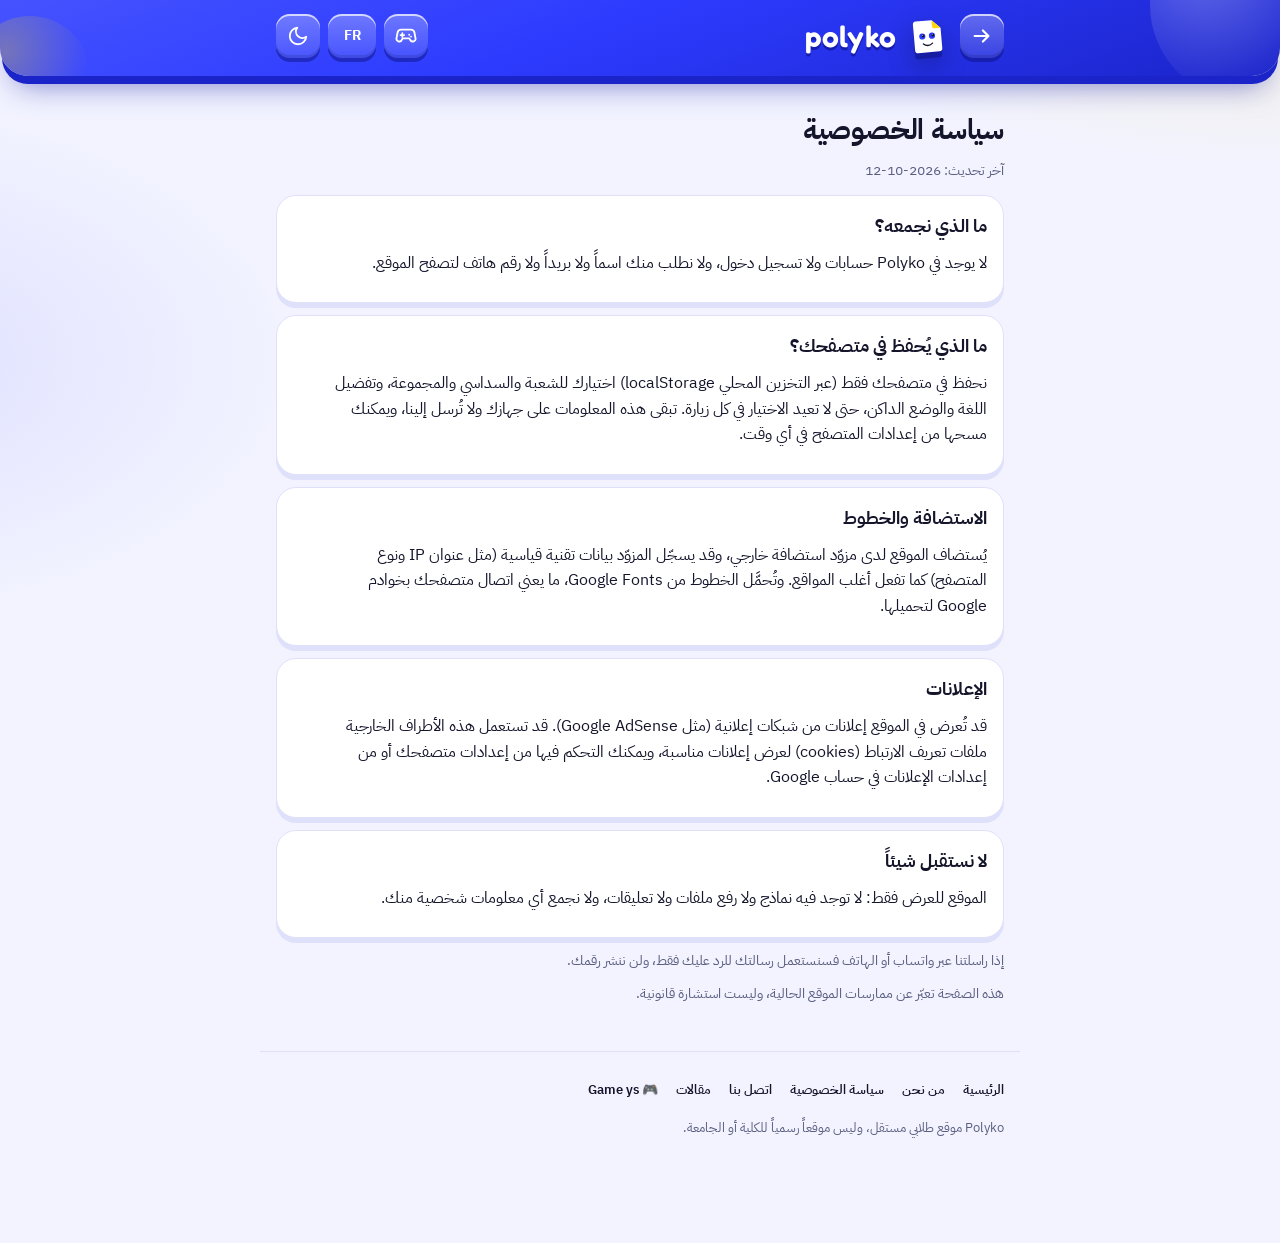
<file: public/privacy.html>
<!doctype html>
<html lang="ar" dir="rtl" data-title-ar="سياسة الخصوصية — Polyko" data-title-fr="Confidentialité — Polyko">
<head>
<meta charset="utf-8">
<meta name="viewport" content="width=device-width,initial-scale=1">
<title>سياسة الخصوصية — Polyko</title>
<meta name="description" content="سياسة الخصوصية لموقع Polyko.">
<meta name="theme-color" content="#2D3BFF">
<link rel="icon" href="favicon.ico" sizes="48x48">
<link rel="icon" href="assets/favicon.svg" type="image/svg+xml">
<link rel="icon" href="assets/favicon-48.png" type="image/png" sizes="48x48">
<link rel="icon" href="assets/icon-192.png" type="image/png" sizes="192x192">
<link rel="apple-touch-icon" href="assets/apple-touch-icon.png">
<link rel="manifest" href="manifest.webmanifest">
<link rel="preconnect" href="https://fonts.googleapis.com">
<link rel="preconnect" href="https://fonts.gstatic.com" crossorigin>
<link href="https://fonts.googleapis.com/css2?family=Fredoka:wght@600&family=IBM+Plex+Sans+Arabic:wght@400;500;600;700&display=swap" rel="stylesheet">
<link rel="stylesheet" href="css/style.css">
<script>try{var d=document.documentElement,t=localStorage.getItem('polyko-theme');if(t)d.setAttribute('data-theme',t);var l=localStorage.getItem('polyko-lang')==='fr'?'fr':'ar';d.setAttribute('lang',l);d.setAttribute('dir',l==='fr'?'ltr':'rtl')}catch(e){}</script>
</head>
<body>
<header class="top">
  <div class="wrap">
    <div class="top-row">
      <div class="lead"><button type="button" class="icon-btn" id="backBtn" aria-label="رجوع" hidden><svg width="22" height="22" viewBox="0 0 24 24" fill="none" stroke="currentColor" stroke-width="2.4" stroke-linecap="round" stroke-linejoin="round" aria-hidden="true"><path d="M4 12h15M13 6l6 6-6 6"/></svg></button>
      <a href="index.html" class="brand" aria-label="Polyko">
        <svg viewBox="0 0 200 200" aria-hidden="true"><g transform="rotate(-5 100 100)">
<path d="M50 30 H122 L160 68 V160 a14 14 0 0 1 -14 14 H50 a14 14 0 0 1 -14 -14 V44 a14 14 0 0 1 14 -14 Z" fill="#FFFFFF"/>
<path d="M122 30 V58 a10 10 0 0 0 10 10 H160 Z" fill="#FFD60A"/>
<circle cx="74" cy="100" r="14" fill="#2D3BFF"/>
<circle cx="78" cy="98" r="6.5" fill="#14142B"/>
<circle cx="76" cy="95.5" r="2" fill="#FFFFFF"/>
<circle cx="118" cy="100" r="14" fill="#2D3BFF"/>
<circle cx="122" cy="98" r="6.5" fill="#14142B"/>
<circle cx="120" cy="95.5" r="2" fill="#FFFFFF"/>
<path d="M76 134 Q96 152 118 134" fill="none" stroke="#14142B" stroke-width="6" stroke-linecap="round"/>
</g></svg>
        <span class="word">polyko</span>
      </a>
      </div>
      <div class="tools">
        <a class="icon-btn" href="game.html" id="gameBtn" aria-label="Game ys" title="Game ys"><svg width="22" height="22" viewBox="0 0 24 24" fill="none" stroke="currentColor" stroke-width="2" stroke-linecap="round" stroke-linejoin="round" aria-hidden="true"><path d="M6 11h4M8 9v4"/><path d="M15.5 10.6h.01M17.5 12.6h.01"/><path d="M17.3 5H6.7a4 4 0 0 0-3.9 3.2l-1 5.6A3 3 0 0 0 7.5 16l1-1.5h7l1 1.5a3 3 0 0 0 5.7-2.2l-1-5.6A4 4 0 0 0 17.3 5z"/></svg></a>
        <button class="icon-btn" id="langBtn" type="button">FR</button>
        <button class="icon-btn" id="themeBtn" type="button" aria-label="تبديل الوضع الداكن"><svg width="22" height="22" viewBox="0 0 24 24" fill="none" stroke="currentColor" stroke-width="2" stroke-linecap="round" stroke-linejoin="round" aria-hidden="true"><path d="M21 12.8A9 9 0 1 1 11.2 3a7 7 0 0 0 9.8 9.8z"/></svg></button>
      </div>
    </div>
  </div>
</header>
<main class="wrap page">
<h1 lang="ar">سياسة الخصوصية</h1>
<h1 lang="fr">Politique de confidentialité</h1>
<p class="sub" lang="ar">آخر تحديث: 2026-10-12</p><p class="sub" lang="fr">Dernière mise à jour : 2026-10-12</p>
<div class="card">
<h2 lang="ar" style="margin-top:0">ما الذي نجمعه؟</h2>
<h2 lang="fr" style="margin-top:0">Que collectons-nous ?</h2><p lang="ar">لا يوجد في Polyko حسابات ولا تسجيل دخول، ولا نطلب منك اسماً ولا بريداً ولا رقم هاتف لتصفح الموقع.</p>
<p lang="fr">Polyko n'a ni comptes ni connexion, et ne vous demande ni nom, ni e-mail, ni numéro de téléphone pour naviguer.</p>
</div>
<div class="card">
<h2 lang="ar" style="margin-top:0">ما الذي يُحفظ في متصفحك؟</h2>
<h2 lang="fr" style="margin-top:0">Que stocke votre navigateur ?</h2><p lang="ar">نحفظ في متصفحك فقط (عبر التخزين المحلي localStorage) اختيارك للشعبة والسداسي والمجموعة، وتفضيل اللغة والوضع الداكن، حتى لا تعيد الاختيار في كل زيارة. تبقى هذه المعلومات على جهازك ولا تُرسل إلينا، ويمكنك مسحها من إعدادات المتصفح في أي وقت.</p>
<p lang="fr">Seuls votre choix de filière, semestre et groupe, ainsi que vos préférences de langue et de mode sombre, sont mémorisés dans votre navigateur (localStorage) pour ne pas les ressaisir à chaque visite. Ces données restent sur votre appareil, ne nous sont pas transmises, et vous pouvez les effacer à tout moment.</p>
</div>
<div class="card">
<h2 lang="ar" style="margin-top:0">الاستضافة والخطوط</h2>
<h2 lang="fr" style="margin-top:0">Hébergement et polices</h2><p lang="ar">يُستضاف الموقع لدى مزوّد استضافة خارجي، وقد يسجّل المزوّد بيانات تقنية قياسية (مثل عنوان IP ونوع المتصفح) كما تفعل أغلب المواقع. وتُحمَّل الخطوط من Google Fonts، ما يعني اتصال متصفحك بخوادم Google لتحميلها.</p>
<p lang="fr">Le site est hébergé chez un prestataire externe, qui peut enregistrer des données techniques standard (adresse IP, type de navigateur) comme la plupart des sites. Les polices sont chargées depuis Google Fonts, ce qui implique une connexion de votre navigateur aux serveurs de Google.</p>
</div>
<div class="card">
<h2 lang="ar" style="margin-top:0">الإعلانات</h2>
<h2 lang="fr" style="margin-top:0">Publicité</h2><p lang="ar">قد تُعرض في الموقع إعلانات من شبكات إعلانية (مثل Google AdSense). قد تستعمل هذه الأطراف الخارجية ملفات تعريف الارتباط (cookies) لعرض إعلانات مناسبة، ويمكنك التحكم فيها من إعدادات متصفحك أو من إعدادات الإعلانات في حساب Google.</p>
<p lang="fr">Des publicités de réseaux publicitaires (comme Google AdSense) peuvent s'afficher. Ces tiers peuvent utiliser des cookies pour proposer des annonces adaptées ; vous pouvez les gérer dans les paramètres de votre navigateur ou de votre compte Google.</p>
</div>
<div class="card">
<h2 lang="ar" style="margin-top:0">لا نستقبل شيئاً</h2>
<h2 lang="fr" style="margin-top:0">Aucune donnée reçue</h2><p lang="ar">الموقع للعرض فقط: لا توجد فيه نماذج ولا رفع ملفات ولا تعليقات، ولا نجمع أي معلومات شخصية منك.</p>
<p lang="fr">Le site est en consultation seule : ni formulaires, ni envoi de fichiers, ni commentaires, et nous ne collectons aucune information personnelle.</p>
</div>
<p lang="ar" class="sub">إذا راسلتنا عبر واتساب أو الهاتف فسنستعمل رسالتك للرد عليك فقط، ولن ننشر رقمك.</p>
<p lang="fr" class="sub">Si vous nous contactez par WhatsApp ou téléphone, votre message sert uniquement à vous répondre ; votre numéro n'est pas publié.</p>
<p lang="ar" class="sub">هذه الصفحة تعبّر عن ممارسات الموقع الحالية، وليست استشارة قانونية.</p>
<p lang="fr" class="sub">Cette page décrit les pratiques actuelles du site ; ce n'est pas un avis juridique.</p>
</main>
<footer class="wrap foot">
  <nav aria-label="Polyko">
    <a href="index.html"><span lang="ar">الرئيسية</span><span lang="fr">Accueil</span></a>
    <a href="about.html"><span lang="ar">من نحن</span><span lang="fr">À propos</span></a>
    <a href="privacy.html"><span lang="ar">سياسة الخصوصية</span><span lang="fr">Confidentialité</span></a>
    <a href="contact.html"><span lang="ar">اتصل بنا</span><span lang="fr">Contact</span></a>
    <a href="articles.html"><span lang="ar">مقالات</span><span lang="fr">Articles</span></a>
    <a href="game.html">🎮 Game ys</a>
  </nav>
  <p><span lang="ar">Polyko موقع طلابي مستقل، وليس موقعاً رسمياً للكلية أو الجامعة.</span><span lang="fr">Polyko est un site étudiant indépendant, non officiel.</span></p>
</footer>
<script src="data.js"></script>
<script src="js/common.js"></script>
</body>
</html>
</file>
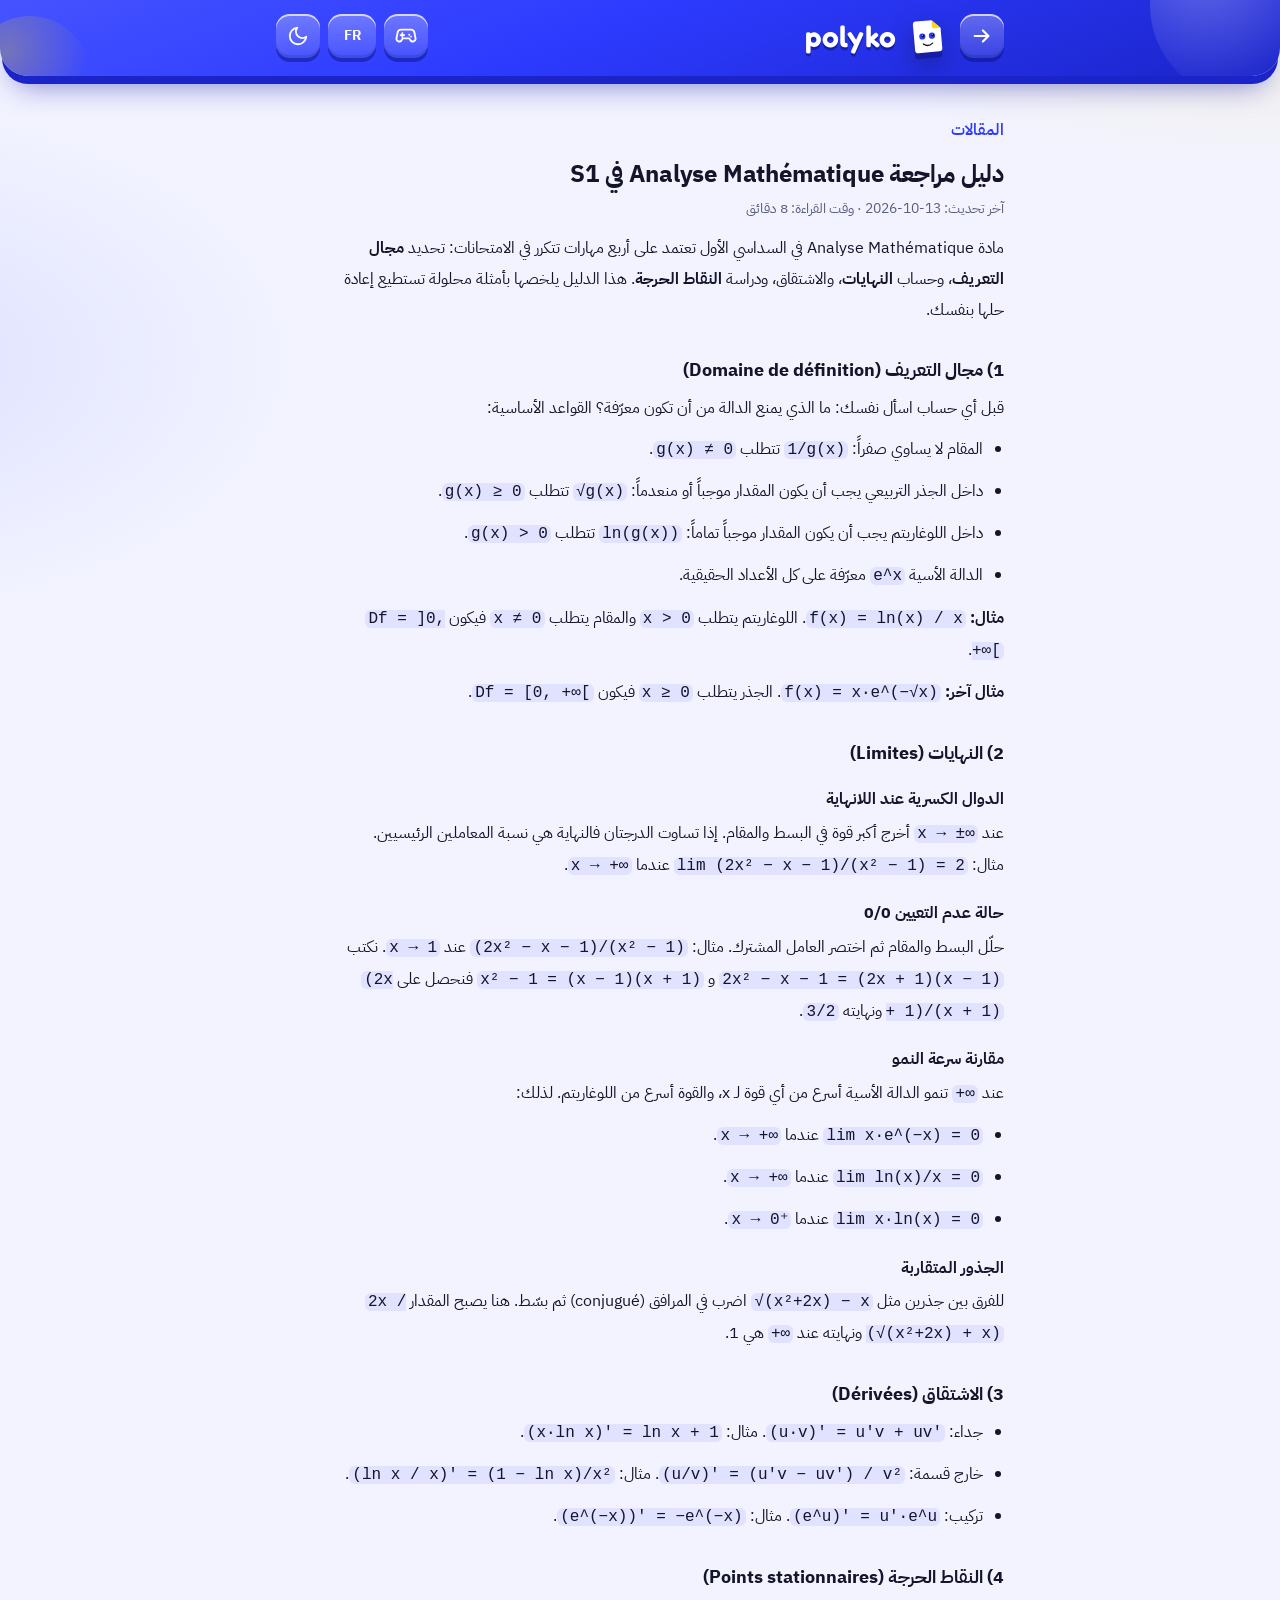
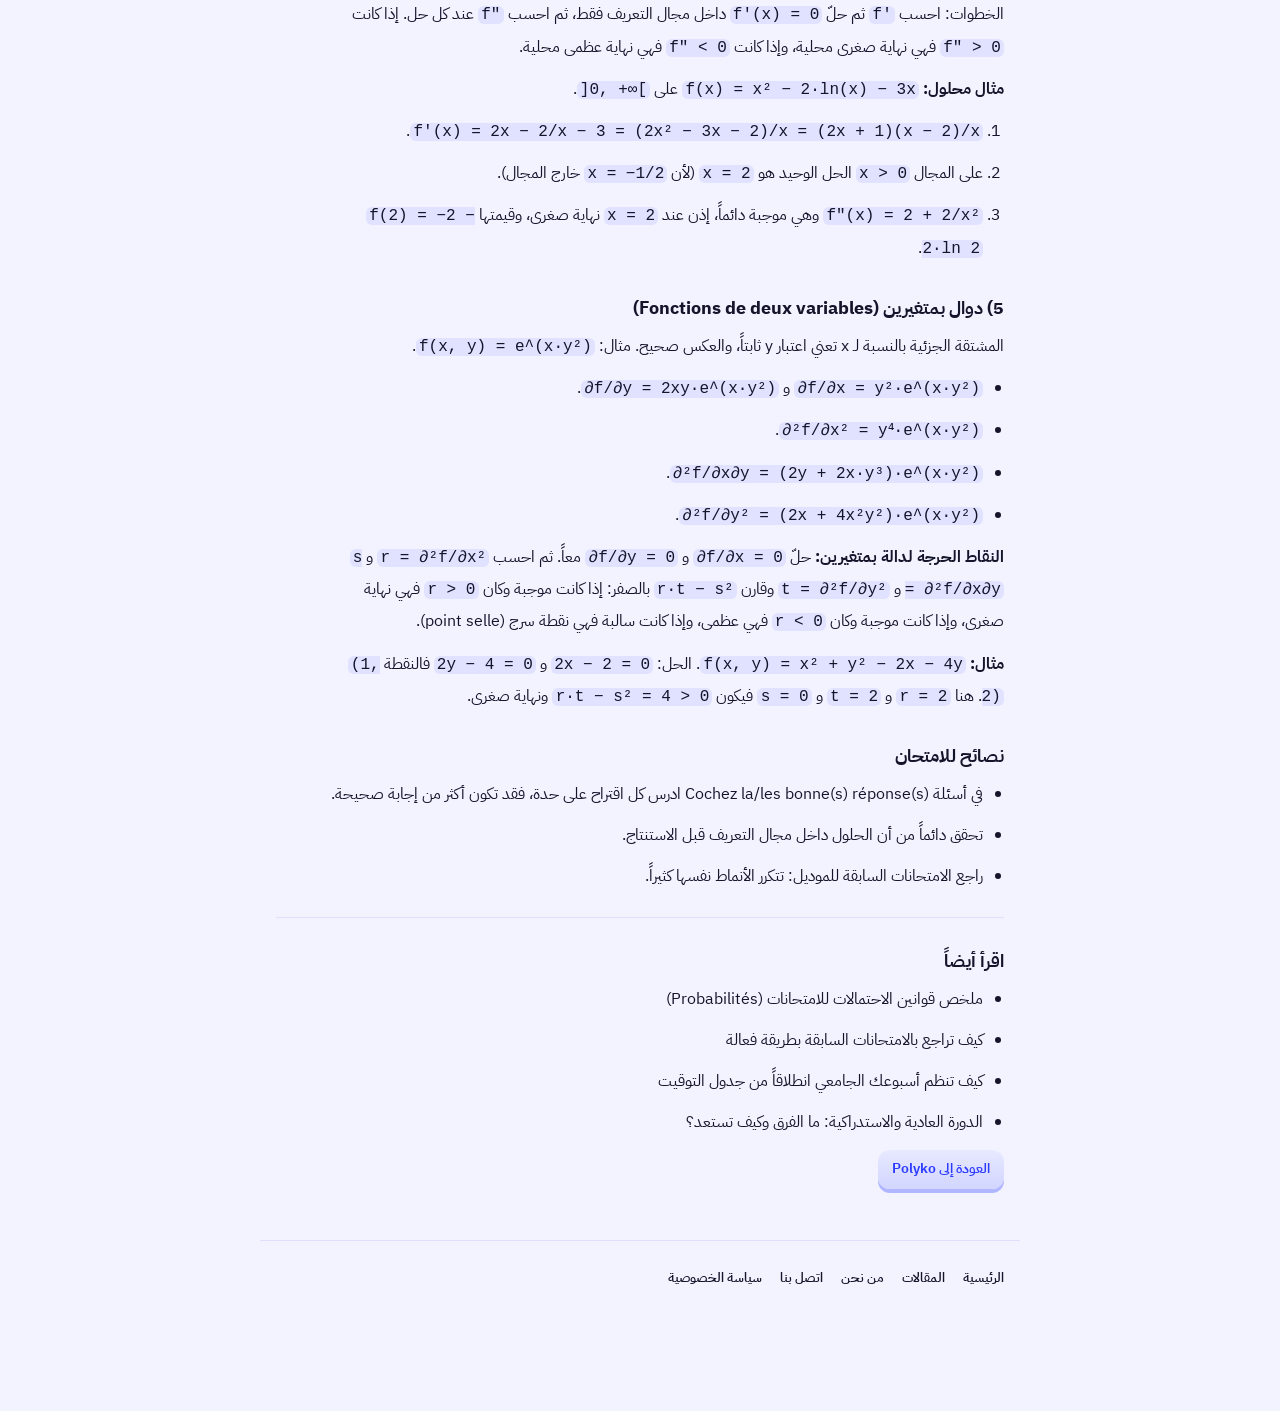
<file: public/articles/analyse-mathematique-s1-guide.html>
<!doctype html>
<html lang="ar" dir="rtl" data-title-ar="دليل مراجعة Analyse Mathématique في S1 — Polyko" data-title-fr="دليل مراجعة Analyse Mathématique في S1 — Polyko">
<head>
<meta charset="utf-8">
<meta name="viewport" content="width=device-width,initial-scale=1">
<title>دليل مراجعة Analyse Mathématique في S1 — Polyko</title>
<meta name="description" content="شرح مبسط لمجال التعريف والنهايات والمشتقات والنقاط الحرجة والمشتقات الجزئية، مع أمثلة محلولة تساعدك في الاستعداد لامتحان التحليل الرياضي.">
<meta name="theme-color" content="#2D3BFF">
<link rel="icon" href="../favicon.ico" sizes="48x48">
<link rel="icon" href="../assets/favicon.svg" type="image/svg+xml">
<link rel="icon" href="../assets/favicon-48.png" type="image/png" sizes="48x48">
<link rel="icon" href="../assets/icon-192.png" type="image/png" sizes="192x192">
<link rel="apple-touch-icon" href="../assets/apple-touch-icon.png">
<link rel="manifest" href="../manifest.webmanifest">
<link rel="preconnect" href="https://fonts.googleapis.com">
<link rel="preconnect" href="https://fonts.gstatic.com" crossorigin>
<link href="https://fonts.googleapis.com/css2?family=Fredoka:wght@600&family=IBM+Plex+Sans+Arabic:wght@400;500;600;700&display=swap" rel="stylesheet">
<link rel="stylesheet" href="../css/style.css">
<script>try{var d=document.documentElement,t=localStorage.getItem('polyko-theme');if(t)d.setAttribute('data-theme',t);var l=localStorage.getItem('polyko-lang')==='fr'?'fr':'ar';d.setAttribute('lang',l);d.setAttribute('dir',l==='fr'?'ltr':'rtl')}catch(e){}</script>
<meta property="og:type" content="article">
<meta property="og:title" content="دليل مراجعة Analyse Mathématique في S1">
<meta property="og:description" content="شرح مبسط لمجال التعريف والنهايات والمشتقات والنقاط الحرجة والمشتقات الجزئية، مع أمثلة محلولة تساعدك في الاستعداد لامتحان التحليل الرياضي.">
<meta property="og:site_name" content="Polyko">
<script type="application/ld+json">{"@context": "https://schema.org", "@type": "Article", "headline": "دليل مراجعة Analyse Mathématique في S1", "description": "شرح مبسط لمجال التعريف والنهايات والمشتقات والنقاط الحرجة والمشتقات الجزئية، مع أمثلة محلولة تساعدك في الاستعداد لامتحان التحليل الرياضي.", "inLanguage": "ar", "datePublished": "2026-10-13", "dateModified": "2026-10-13", "publisher": {"@type": "Organization", "name": "Polyko"}}</script>
</head>
<body>
<header class="top">
  <div class="wrap">
    <div class="top-row">
      <div class="lead"><button type="button" class="icon-btn" id="backBtn" aria-label="رجوع" hidden><svg width="22" height="22" viewBox="0 0 24 24" fill="none" stroke="currentColor" stroke-width="2.4" stroke-linecap="round" stroke-linejoin="round" aria-hidden="true"><path d="M4 12h15M13 6l6 6-6 6"/></svg></button>
      <a href="../index.html" class="brand" aria-label="Polyko">
        <svg viewBox="0 0 200 200" aria-hidden="true"><g transform="rotate(-5 100 100)">
<path d="M50 30 H122 L160 68 V160 a14 14 0 0 1 -14 14 H50 a14 14 0 0 1 -14 -14 V44 a14 14 0 0 1 14 -14 Z" fill="#FFFFFF"/>
<path d="M122 30 V58 a10 10 0 0 0 10 10 H160 Z" fill="#FFD60A"/>
<circle cx="74" cy="100" r="14" fill="#2D3BFF"/>
<circle cx="78" cy="98" r="6.5" fill="#14142B"/>
<circle cx="76" cy="95.5" r="2" fill="#FFFFFF"/>
<circle cx="118" cy="100" r="14" fill="#2D3BFF"/>
<circle cx="122" cy="98" r="6.5" fill="#14142B"/>
<circle cx="120" cy="95.5" r="2" fill="#FFFFFF"/>
<path d="M76 134 Q96 152 118 134" fill="none" stroke="#14142B" stroke-width="6" stroke-linecap="round"/>
</g></svg>
        <span class="word">polyko</span>
      </a>
      </div>
      <div class="tools">
        <a class="icon-btn" href="../game.html" id="gameBtn" aria-label="Game ys" title="Game ys"><svg width="22" height="22" viewBox="0 0 24 24" fill="none" stroke="currentColor" stroke-width="2" stroke-linecap="round" stroke-linejoin="round" aria-hidden="true"><path d="M6 11h4M8 9v4"/><path d="M15.5 10.6h.01M17.5 12.6h.01"/><path d="M17.3 5H6.7a4 4 0 0 0-3.9 3.2l-1 5.6A3 3 0 0 0 7.5 16l1-1.5h7l1 1.5a3 3 0 0 0 5.7-2.2l-1-5.6A4 4 0 0 0 17.3 5z"/></svg></a>
        <button class="icon-btn" id="langBtn" type="button">FR</button>
        <button class="icon-btn" id="themeBtn" type="button" aria-label="تبديل الوضع الداكن"><svg width="22" height="22" viewBox="0 0 24 24" fill="none" stroke="currentColor" stroke-width="2" stroke-linecap="round" stroke-linejoin="round" aria-hidden="true"><path d="M21 12.8A9 9 0 1 1 11.2 3a7 7 0 0 0 9.8 9.8z"/></svg></button>
      </div>
    </div>
  </div>
</header>
<main class="wrap page article">
<nav class="crumbs" aria-label="breadcrumb"><a href="../articles.html">المقالات</a></nav>
<article dir="rtl" lang="ar">
<h1>دليل مراجعة Analyse Mathématique في S1</h1>
<p class="meta">آخر تحديث: <span class="ltr">2026-10-13</span> · وقت القراءة: 8 دقائق</p>
<p>مادة Analyse Mathématique في السداسي الأول تعتمد على أربع مهارات تتكرر في الامتحانات: تحديد <b>مجال التعريف</b>، وحساب <b>النهايات</b>، والاشتقاق، ودراسة <b>النقاط الحرجة</b>. هذا الدليل يلخصها بأمثلة محلولة تستطيع إعادة حلها بنفسك.</p>

<h2>1) مجال التعريف (Domaine de définition)</h2>
<p>قبل أي حساب اسأل نفسك: ما الذي يمنع الدالة من أن تكون معرّفة؟ القواعد الأساسية:</p>
<ul>
<li>المقام لا يساوي صفراً: <span class="m">1/g(x)</span> تتطلب <span class="m">g(x) ≠ 0</span>.</li>
<li>داخل الجذر التربيعي يجب أن يكون المقدار موجباً أو منعدماً: <span class="m">√g(x)</span> تتطلب <span class="m">g(x) ≥ 0</span>.</li>
<li>داخل اللوغاريتم يجب أن يكون المقدار موجباً تماماً: <span class="m">ln(g(x))</span> تتطلب <span class="m">g(x) > 0</span>.</li>
<li>الدالة الأسية <span class="m">e^x</span> معرّفة على كل الأعداد الحقيقية.</li>
</ul>
<p><b>مثال:</b> <span class="m">f(x) = ln(x) / x</span>. اللوغاريتم يتطلب <span class="m">x > 0</span> والمقام يتطلب <span class="m">x ≠ 0</span> فيكون <span class="m">Df = ]0, +∞[</span>.</p>
<p><b>مثال آخر:</b> <span class="m">f(x) = x·e^(−√x)</span>. الجذر يتطلب <span class="m">x ≥ 0</span> فيكون <span class="m">Df = [0, +∞[</span>.</p>

<h2>2) النهايات (Limites)</h2>
<h3>الدوال الكسرية عند اللانهاية</h3>
<p>عند <span class="m">x → ±∞</span> أخرج أكبر قوة في البسط والمقام. إذا تساوت الدرجتان فالنهاية هي نسبة المعاملين الرئيسيين. مثال: <span class="m">lim (2x² − x − 1)/(x² − 1) = 2</span> عندما <span class="m">x → +∞</span>.</p>
<h3>حالة عدم التعيين 0/0</h3>
<p>حلّل البسط والمقام ثم اختصر العامل المشترك. مثال: <span class="m">(2x² − x − 1)/(x² − 1)</span> عند <span class="m">x → 1</span>. نكتب <span class="m">2x² − x − 1 = (2x + 1)(x − 1)</span> و <span class="m">x² − 1 = (x − 1)(x + 1)</span> فنحصل على <span class="m">(2x + 1)/(x + 1)</span> ونهايته <span class="m">3/2</span>.</p>
<h3>مقارنة سرعة النمو</h3>
<p>عند <span class="m">+∞</span> تنمو الدالة الأسية أسرع من أي قوة لـ x، والقوة أسرع من اللوغاريتم. لذلك:</p>
<ul>
<li><span class="m">lim x·e^(−x) = 0</span> عندما <span class="m">x → +∞</span>.</li>
<li><span class="m">lim ln(x)/x = 0</span> عندما <span class="m">x → +∞</span>.</li>
<li><span class="m">lim x·ln(x) = 0</span> عندما <span class="m">x → 0⁺</span>.</li>
</ul>
<h3>الجذور المتقاربة</h3>
<p>للفرق بين جذرين مثل <span class="m">√(x²+2x) − x</span> اضرب في المرافق (conjugué) ثم بسّط. هنا يصبح المقدار <span class="m">2x / (√(x²+2x) + x)</span> ونهايته عند <span class="m">+∞</span> هي 1.</p>

<h2>3) الاشتقاق (Dérivées)</h2>
<ul>
<li>جداء: <span class="m">(u·v)′ = u′v + uv′</span>. مثال: <span class="m">(x·ln x)′ = ln x + 1</span>.</li>
<li>خارج قسمة: <span class="m">(u/v)′ = (u′v − uv′) / v²</span>. مثال: <span class="m">(ln x / x)′ = (1 − ln x)/x²</span>.</li>
<li>تركيب: <span class="m">(e^u)′ = u′·e^u</span>. مثال: <span class="m">(e^(−x))′ = −e^(−x)</span>.</li>
</ul>

<h2>4) النقاط الحرجة (Points stationnaires)</h2>
<p>الخطوات: احسب <span class="m">f′</span> ثم حلّ <span class="m">f′(x) = 0</span> داخل مجال التعريف فقط، ثم احسب <span class="m">f″</span> عند كل حل. إذا كانت <span class="m">f″ > 0</span> فهي نهاية صغرى محلية، وإذا كانت <span class="m">f″ < 0</span> فهي نهاية عظمى محلية.</p>
<p><b>مثال محلول:</b> <span class="m">f(x) = x² − 2·ln(x) − 3x</span> على <span class="m">]0, +∞[</span>.</p>
<ol>
<li><span class="m">f′(x) = 2x − 2/x − 3 = (2x² − 3x − 2)/x = (2x + 1)(x − 2)/x</span>.</li>
<li>على المجال <span class="m">x > 0</span> الحل الوحيد هو <span class="m">x = 2</span> (لأن <span class="m">x = −1/2</span> خارج المجال).</li>
<li><span class="m">f″(x) = 2 + 2/x²</span> وهي موجبة دائماً، إذن عند <span class="m">x = 2</span> نهاية صغرى، وقيمتها <span class="m">f(2) = −2 − 2·ln 2</span>.</li>
</ol>

<h2>5) دوال بمتغيرين (Fonctions de deux variables)</h2>
<p>المشتقة الجزئية بالنسبة لـ x تعني اعتبار y ثابتاً، والعكس صحيح. مثال: <span class="m">f(x, y) = e^(x·y²)</span>.</p>
<ul>
<li><span class="m">∂f/∂x = y²·e^(x·y²)</span> و <span class="m">∂f/∂y = 2xy·e^(x·y²)</span>.</li>
<li><span class="m">∂²f/∂x² = y⁴·e^(x·y²)</span>.</li>
<li><span class="m">∂²f/∂x∂y = (2y + 2x·y³)·e^(x·y²)</span>.</li>
<li><span class="m">∂²f/∂y² = (2x + 4x²y²)·e^(x·y²)</span>.</li>
</ul>
<p><b>النقاط الحرجة لدالة بمتغيرين:</b> حلّ <span class="m">∂f/∂x = 0</span> و <span class="m">∂f/∂y = 0</span> معاً. ثم احسب <span class="m">r = ∂²f/∂x²</span> و <span class="m">s = ∂²f/∂x∂y</span> و <span class="m">t = ∂²f/∂y²</span> وقارن <span class="m">r·t − s²</span> بالصفر: إذا كانت موجبة وكان <span class="m">r > 0</span> فهي نهاية صغرى، وإذا كانت موجبة وكان <span class="m">r < 0</span> فهي عظمى، وإذا كانت سالبة فهي نقطة سرج (point selle).</p>
<p><b>مثال:</b> <span class="m">f(x, y) = x² + y² − 2x − 4y</span>. الحل: <span class="m">2x − 2 = 0</span> و <span class="m">2y − 4 = 0</span> فالنقطة <span class="m">(1, 2)</span>. هنا <span class="m">r = 2</span> و <span class="m">t = 2</span> و <span class="m">s = 0</span> فيكون <span class="m">r·t − s² = 4 > 0</span> ونهاية صغرى.</p>

<h2>نصائح للامتحان</h2>
<ul>
<li>في أسئلة Cochez la/les bonne(s) réponse(s) ادرس كل اقتراح على حدة، فقد تكون أكثر من إجابة صحيحة.</li>
<li>تحقق دائماً من أن الحلول داخل مجال التعريف قبل الاستنتاج.</li>
<li>راجع الامتحانات السابقة للموديل: تتكرر الأنماط نفسها كثيراً.</li>
</ul>
</article>
<aside id="adEnd" class="ad-end" aria-label="إعلان"></aside>
<section class="more"><h2>اقرأ أيضاً</h2><ul class="rel"><li><a href="probabilites-formules-qcm.html">ملخص قوانين الاحتمالات للامتحانات (Probabilités)</a></li><li><a href="reviser-avec-les-examens-precedents.html">كيف تراجع بالامتحانات السابقة بطريقة فعالة</a></li><li><a href="organiser-emploi-du-temps-universitaire.html">كيف تنظم أسبوعك الجامعي انطلاقاً من جدول التوقيت</a></li><li><a href="session-normale-et-rattrapage.html">الدورة العادية والاستدراكية: ما الفرق وكيف تستعد؟</a></li></ul><p><a class="btn ghost sm" href="../index.html">العودة إلى Polyko</a></p></section>
</main>
<footer class="wrap foot">
  <nav aria-label="Polyko">
    <a href="../index.html"><span lang="ar">الرئيسية</span><span lang="fr">Accueil</span></a>
    <a href="../articles.html"><span lang="ar">المقالات</span><span lang="fr">Articles</span></a>
    <a href="../about.html"><span lang="ar">من نحن</span><span lang="fr">À propos</span></a>
    <a href="../contact.html"><span lang="ar">اتصل بنا</span><span lang="fr">Contact</span></a>
    <a href="../privacy.html"><span lang="ar">سياسة الخصوصية</span><span lang="fr">Confidentialité</span></a>
  </nav>
</footer>
<script src="../data.js"></script>
<script src="../js/common.js"></script>
<script src="../js/ads.js"></script>
</body>
</html>
</file>
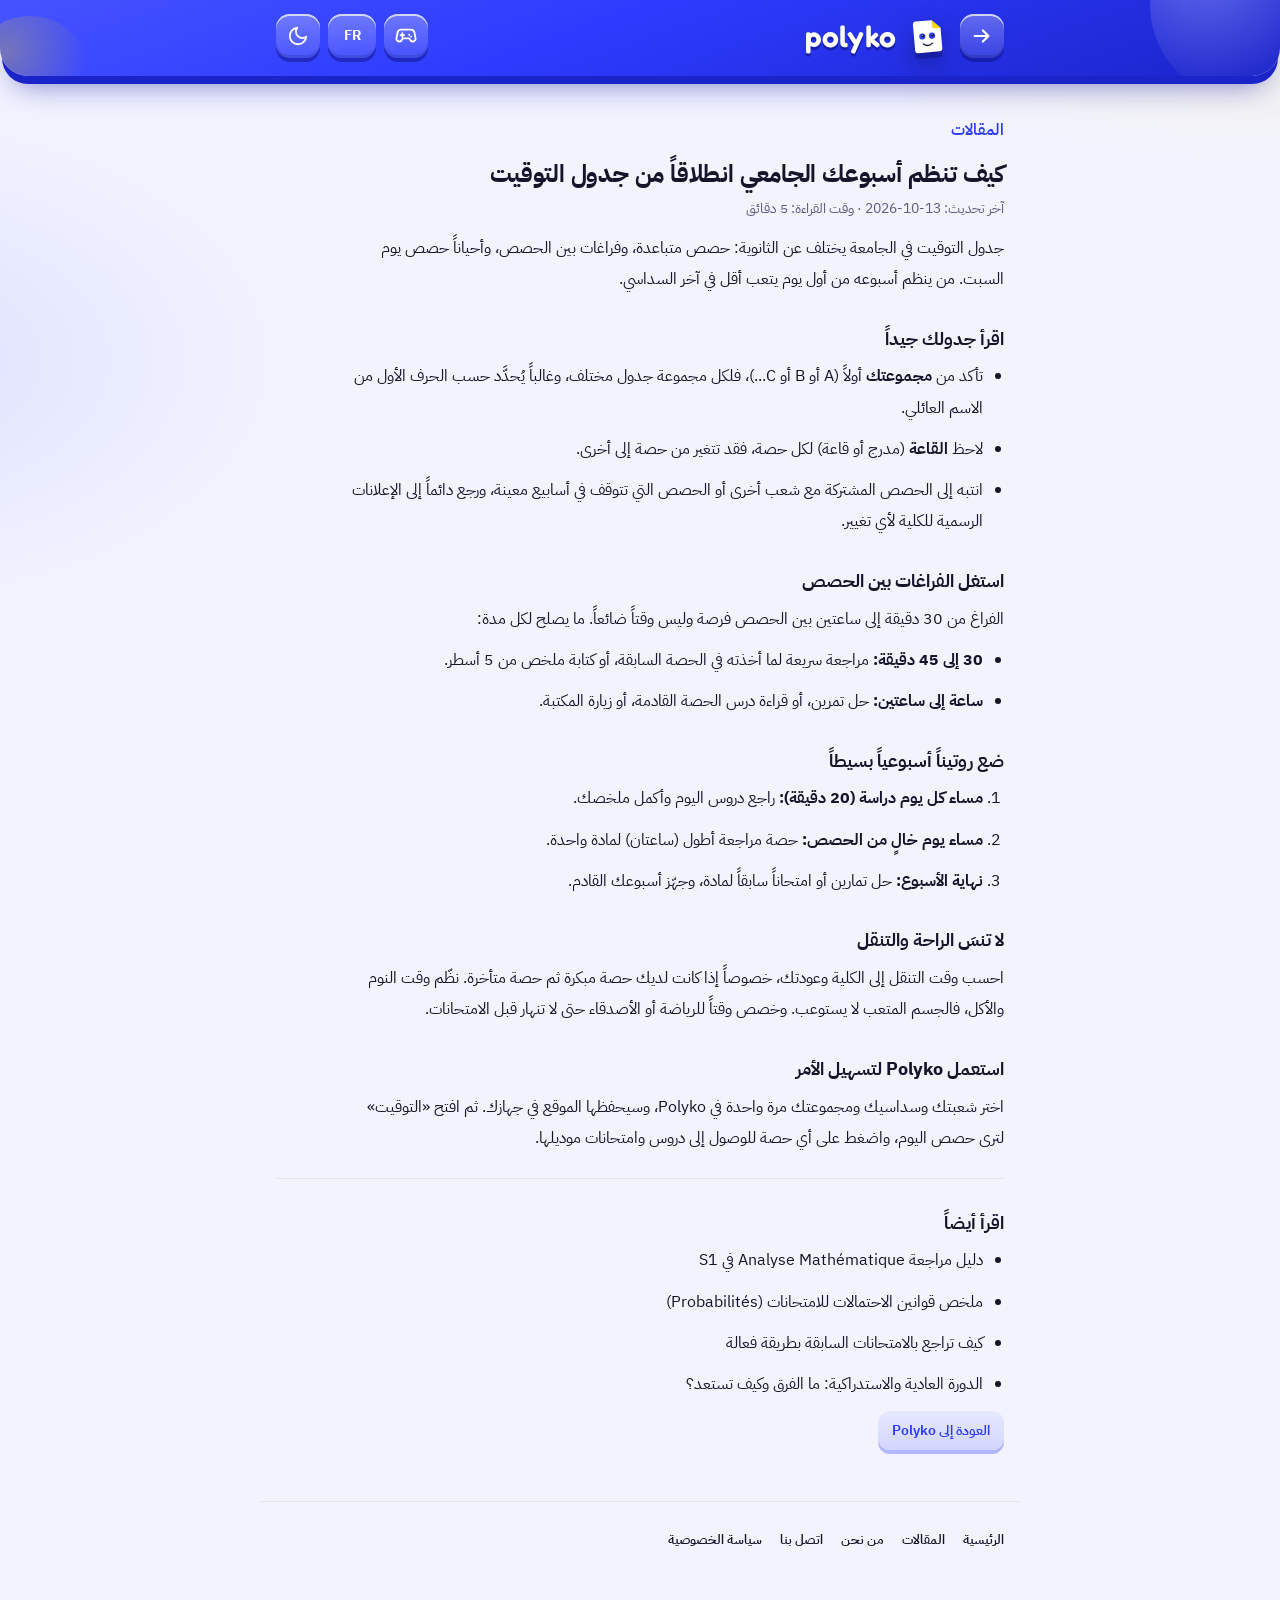
<file: public/articles/organiser-emploi-du-temps-universitaire.html>
<!doctype html>
<html lang="ar" dir="rtl" data-title-ar="كيف تنظم أسبوعك الجامعي انطلاقاً من جدول التوقيت — Polyko" data-title-fr="كيف تنظم أسبوعك الجامعي انطلاقاً من جدول التوقيت — Polyko">
<head>
<meta charset="utf-8">
<meta name="viewport" content="width=device-width,initial-scale=1">
<title>كيف تنظم أسبوعك الجامعي انطلاقاً من جدول التوقيت — Polyko</title>
<meta name="description" content="طريقة عملية لقراءة جدول التوقيت الجامعي واستغلال الفراغات بين الحصص ووضع روتين أسبوعي يوازن بين الدروس والمراجعة والراحة.">
<meta name="theme-color" content="#2D3BFF">
<link rel="icon" href="../favicon.ico" sizes="48x48">
<link rel="icon" href="../assets/favicon.svg" type="image/svg+xml">
<link rel="icon" href="../assets/favicon-48.png" type="image/png" sizes="48x48">
<link rel="icon" href="../assets/icon-192.png" type="image/png" sizes="192x192">
<link rel="apple-touch-icon" href="../assets/apple-touch-icon.png">
<link rel="manifest" href="../manifest.webmanifest">
<link rel="preconnect" href="https://fonts.googleapis.com">
<link rel="preconnect" href="https://fonts.gstatic.com" crossorigin>
<link href="https://fonts.googleapis.com/css2?family=Fredoka:wght@600&family=IBM+Plex+Sans+Arabic:wght@400;500;600;700&display=swap" rel="stylesheet">
<link rel="stylesheet" href="../css/style.css">
<script>try{var d=document.documentElement,t=localStorage.getItem('polyko-theme');if(t)d.setAttribute('data-theme',t);var l=localStorage.getItem('polyko-lang')==='fr'?'fr':'ar';d.setAttribute('lang',l);d.setAttribute('dir',l==='fr'?'ltr':'rtl')}catch(e){}</script>
<meta property="og:type" content="article">
<meta property="og:title" content="كيف تنظم أسبوعك الجامعي انطلاقاً من جدول التوقيت">
<meta property="og:description" content="طريقة عملية لقراءة جدول التوقيت الجامعي واستغلال الفراغات بين الحصص ووضع روتين أسبوعي يوازن بين الدروس والمراجعة والراحة.">
<meta property="og:site_name" content="Polyko">
<script type="application/ld+json">{"@context": "https://schema.org", "@type": "Article", "headline": "كيف تنظم أسبوعك الجامعي انطلاقاً من جدول التوقيت", "description": "طريقة عملية لقراءة جدول التوقيت الجامعي واستغلال الفراغات بين الحصص ووضع روتين أسبوعي يوازن بين الدروس والمراجعة والراحة.", "inLanguage": "ar", "datePublished": "2026-10-13", "dateModified": "2026-10-13", "publisher": {"@type": "Organization", "name": "Polyko"}}</script>
</head>
<body>
<header class="top">
  <div class="wrap">
    <div class="top-row">
      <div class="lead"><button type="button" class="icon-btn" id="backBtn" aria-label="رجوع" hidden><svg width="22" height="22" viewBox="0 0 24 24" fill="none" stroke="currentColor" stroke-width="2.4" stroke-linecap="round" stroke-linejoin="round" aria-hidden="true"><path d="M4 12h15M13 6l6 6-6 6"/></svg></button>
      <a href="../index.html" class="brand" aria-label="Polyko">
        <svg viewBox="0 0 200 200" aria-hidden="true"><g transform="rotate(-5 100 100)">
<path d="M50 30 H122 L160 68 V160 a14 14 0 0 1 -14 14 H50 a14 14 0 0 1 -14 -14 V44 a14 14 0 0 1 14 -14 Z" fill="#FFFFFF"/>
<path d="M122 30 V58 a10 10 0 0 0 10 10 H160 Z" fill="#FFD60A"/>
<circle cx="74" cy="100" r="14" fill="#2D3BFF"/>
<circle cx="78" cy="98" r="6.5" fill="#14142B"/>
<circle cx="76" cy="95.5" r="2" fill="#FFFFFF"/>
<circle cx="118" cy="100" r="14" fill="#2D3BFF"/>
<circle cx="122" cy="98" r="6.5" fill="#14142B"/>
<circle cx="120" cy="95.5" r="2" fill="#FFFFFF"/>
<path d="M76 134 Q96 152 118 134" fill="none" stroke="#14142B" stroke-width="6" stroke-linecap="round"/>
</g></svg>
        <span class="word">polyko</span>
      </a>
      </div>
      <div class="tools">
        <a class="icon-btn" href="../game.html" id="gameBtn" aria-label="Game ys" title="Game ys"><svg width="22" height="22" viewBox="0 0 24 24" fill="none" stroke="currentColor" stroke-width="2" stroke-linecap="round" stroke-linejoin="round" aria-hidden="true"><path d="M6 11h4M8 9v4"/><path d="M15.5 10.6h.01M17.5 12.6h.01"/><path d="M17.3 5H6.7a4 4 0 0 0-3.9 3.2l-1 5.6A3 3 0 0 0 7.5 16l1-1.5h7l1 1.5a3 3 0 0 0 5.7-2.2l-1-5.6A4 4 0 0 0 17.3 5z"/></svg></a>
        <button class="icon-btn" id="langBtn" type="button">FR</button>
        <button class="icon-btn" id="themeBtn" type="button" aria-label="تبديل الوضع الداكن"><svg width="22" height="22" viewBox="0 0 24 24" fill="none" stroke="currentColor" stroke-width="2" stroke-linecap="round" stroke-linejoin="round" aria-hidden="true"><path d="M21 12.8A9 9 0 1 1 11.2 3a7 7 0 0 0 9.8 9.8z"/></svg></button>
      </div>
    </div>
  </div>
</header>
<main class="wrap page article">
<nav class="crumbs" aria-label="breadcrumb"><a href="../articles.html">المقالات</a></nav>
<article dir="rtl" lang="ar">
<h1>كيف تنظم أسبوعك الجامعي انطلاقاً من جدول التوقيت</h1>
<p class="meta">آخر تحديث: <span class="ltr">2026-10-13</span> · وقت القراءة: 5 دقائق</p>
<p>جدول التوقيت في الجامعة يختلف عن الثانوية: حصص متباعدة، وفراغات بين الحصص، وأحياناً حصص يوم السبت. من ينظم أسبوعه من أول يوم يتعب أقل في آخر السداسي.</p>

<h2>اقرأ جدولك جيداً</h2>
<ul>
<li>تأكد من <b>مجموعتك</b> أولاً (A أو B أو C...)، فلكل مجموعة جدول مختلف، وغالباً يُحدَّد حسب الحرف الأول من الاسم العائلي.</li>
<li>لاحظ <b>القاعة</b> (مدرج أو قاعة) لكل حصة، فقد تتغير من حصة إلى أخرى.</li>
<li>انتبه إلى الحصص المشتركة مع شعب أخرى أو الحصص التي تتوقف في أسابيع معينة، ورجع دائماً إلى الإعلانات الرسمية للكلية لأي تغيير.</li>
</ul>

<h2>استغل الفراغات بين الحصص</h2>
<p>الفراغ من 30 دقيقة إلى ساعتين بين الحصص فرصة وليس وقتاً ضائعاً. ما يصلح لكل مدة:</p>
<ul>
<li><b>30 إلى 45 دقيقة:</b> مراجعة سريعة لما أخذته في الحصة السابقة، أو كتابة ملخص من 5 أسطر.</li>
<li><b>ساعة إلى ساعتين:</b> حل تمرين، أو قراءة درس الحصة القادمة، أو زيارة المكتبة.</li>
</ul>

<h2>ضع روتيناً أسبوعياً بسيطاً</h2>
<ol>
<li><b>مساء كل يوم دراسة (20 دقيقة):</b> راجع دروس اليوم وأكمل ملخصك.</li>
<li><b>مساء يوم خالٍ من الحصص:</b> حصة مراجعة أطول (ساعتان) لمادة واحدة.</li>
<li><b>نهاية الأسبوع:</b> حل تمارين أو امتحاناً سابقاً لمادة، وجهّز أسبوعك القادم.</li>
</ol>

<h2>لا تنسَ الراحة والتنقل</h2>
<p>احسب وقت التنقل إلى الكلية وعودتك، خصوصاً إذا كانت لديك حصة مبكرة ثم حصة متأخرة. نظّم وقت النوم والأكل، فالجسم المتعب لا يستوعب. وخصص وقتاً للرياضة أو الأصدقاء حتى لا تنهار قبل الامتحانات.</p>

<h2>استعمل Polyko لتسهيل الأمر</h2>
<p>اختر شعبتك وسداسيك ومجموعتك مرة واحدة في Polyko، وسيحفظها الموقع في جهازك. ثم افتح «التوقيت» لترى حصص اليوم، واضغط على أي حصة للوصول إلى دروس وامتحانات موديلها.</p>
</article>
<aside id="adEnd" class="ad-end" aria-label="إعلان"></aside>
<section class="more"><h2>اقرأ أيضاً</h2><ul class="rel"><li><a href="analyse-mathematique-s1-guide.html">دليل مراجعة Analyse Mathématique في S1</a></li><li><a href="probabilites-formules-qcm.html">ملخص قوانين الاحتمالات للامتحانات (Probabilités)</a></li><li><a href="reviser-avec-les-examens-precedents.html">كيف تراجع بالامتحانات السابقة بطريقة فعالة</a></li><li><a href="session-normale-et-rattrapage.html">الدورة العادية والاستدراكية: ما الفرق وكيف تستعد؟</a></li></ul><p><a class="btn ghost sm" href="../index.html">العودة إلى Polyko</a></p></section>
</main>
<footer class="wrap foot">
  <nav aria-label="Polyko">
    <a href="../index.html"><span lang="ar">الرئيسية</span><span lang="fr">Accueil</span></a>
    <a href="../articles.html"><span lang="ar">المقالات</span><span lang="fr">Articles</span></a>
    <a href="../about.html"><span lang="ar">من نحن</span><span lang="fr">À propos</span></a>
    <a href="../contact.html"><span lang="ar">اتصل بنا</span><span lang="fr">Contact</span></a>
    <a href="../privacy.html"><span lang="ar">سياسة الخصوصية</span><span lang="fr">Confidentialité</span></a>
  </nav>
</footer>
<script src="../data.js"></script>
<script src="../js/common.js"></script>
<script src="../js/ads.js"></script>
</body>
</html>
</file>
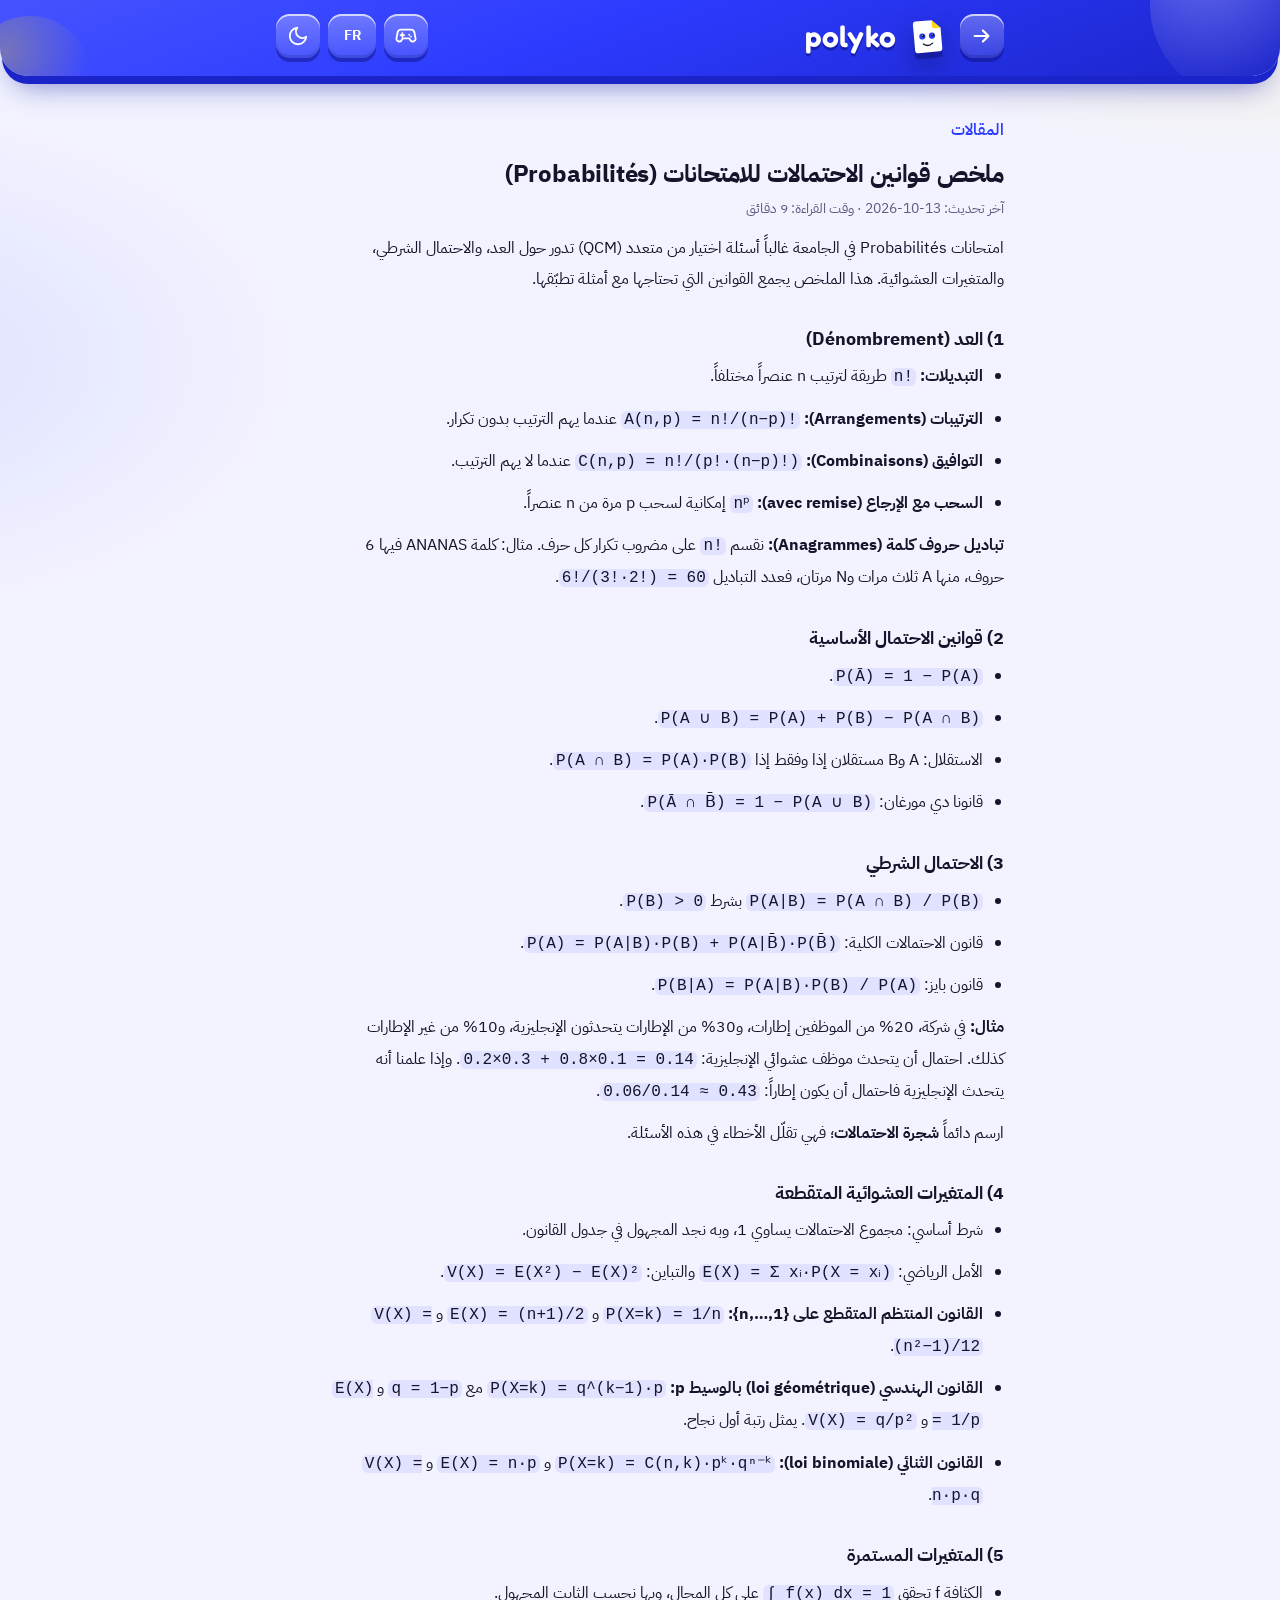
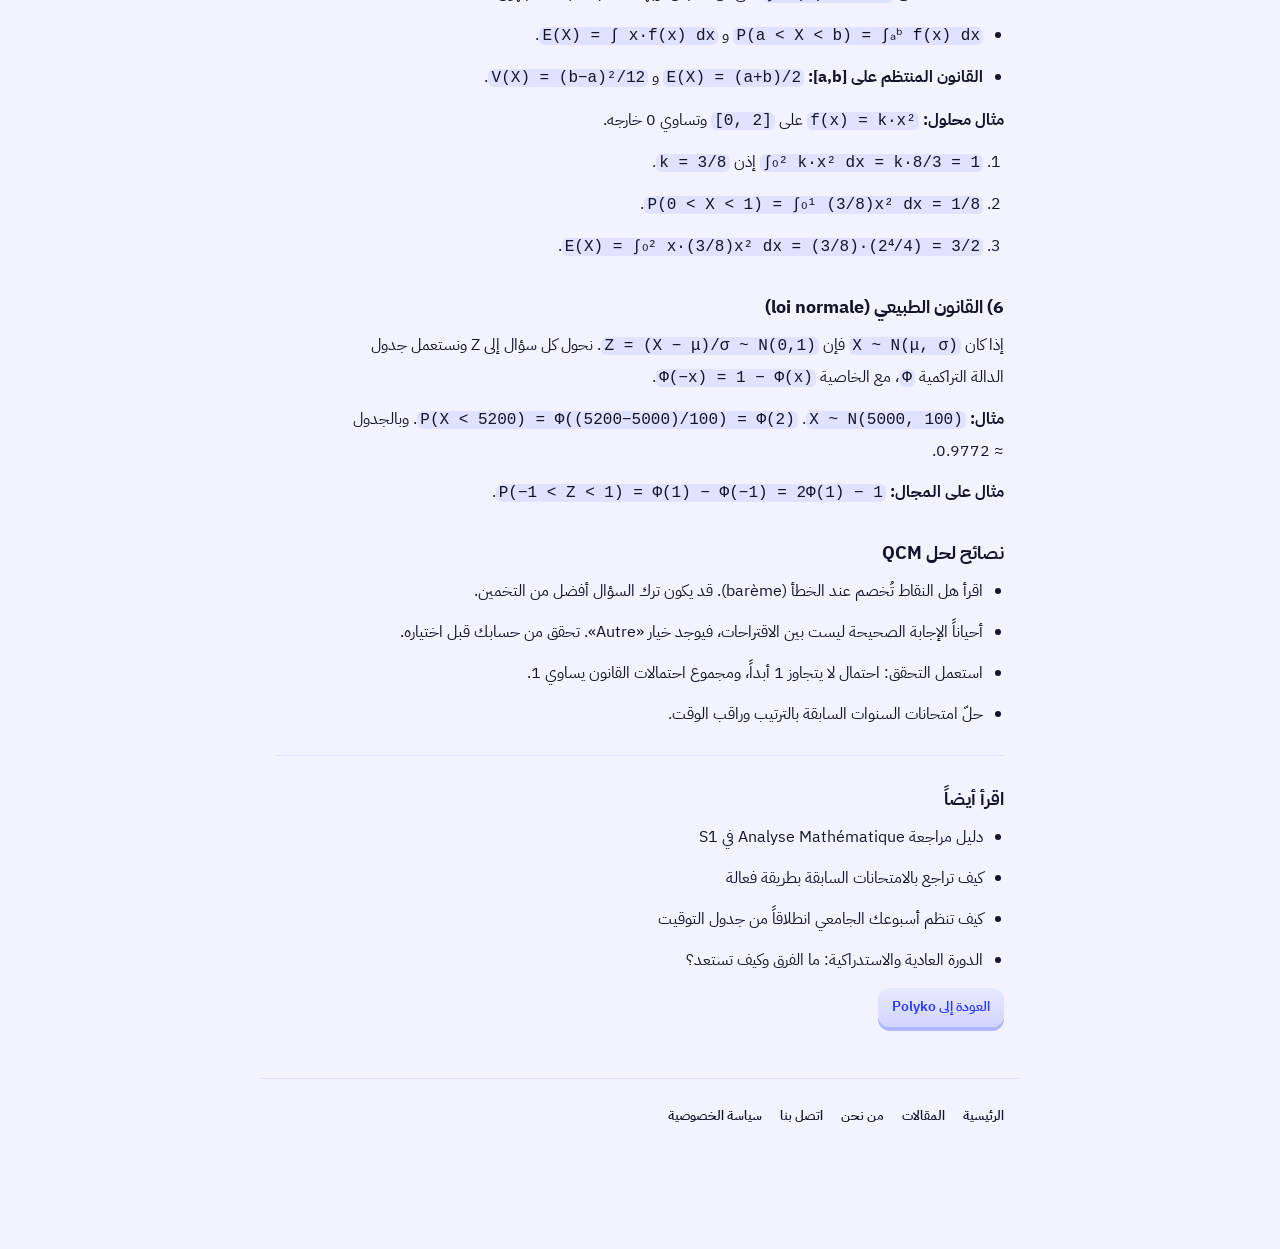
<file: public/articles/probabilites-formules-qcm.html>
<!doctype html>
<html lang="ar" dir="rtl" data-title-ar="ملخص قوانين الاحتمالات للامتحانات (Probabilités) — Polyko" data-title-fr="ملخص قوانين الاحتمالات للامتحانات (Probabilités) — Polyko">
<head>
<meta charset="utf-8">
<meta name="viewport" content="width=device-width,initial-scale=1">
<title>ملخص قوانين الاحتمالات للامتحانات (Probabilités) — Polyko</title>
<meta name="description" content="أهم قوانين الاحتمالات في الجامعة: العد، الاحتمال الشرطي، القوانين المتقطعة والمستمرة والقانون الطبيعي، مع أمثلة محلولة وطرق لحل أسئلة QCM.">
<meta name="theme-color" content="#2D3BFF">
<link rel="icon" href="../favicon.ico" sizes="48x48">
<link rel="icon" href="../assets/favicon.svg" type="image/svg+xml">
<link rel="icon" href="../assets/favicon-48.png" type="image/png" sizes="48x48">
<link rel="icon" href="../assets/icon-192.png" type="image/png" sizes="192x192">
<link rel="apple-touch-icon" href="../assets/apple-touch-icon.png">
<link rel="manifest" href="../manifest.webmanifest">
<link rel="preconnect" href="https://fonts.googleapis.com">
<link rel="preconnect" href="https://fonts.gstatic.com" crossorigin>
<link href="https://fonts.googleapis.com/css2?family=Fredoka:wght@600&family=IBM+Plex+Sans+Arabic:wght@400;500;600;700&display=swap" rel="stylesheet">
<link rel="stylesheet" href="../css/style.css">
<script>try{var d=document.documentElement,t=localStorage.getItem('polyko-theme');if(t)d.setAttribute('data-theme',t);var l=localStorage.getItem('polyko-lang')==='fr'?'fr':'ar';d.setAttribute('lang',l);d.setAttribute('dir',l==='fr'?'ltr':'rtl')}catch(e){}</script>
<meta property="og:type" content="article">
<meta property="og:title" content="ملخص قوانين الاحتمالات للامتحانات (Probabilités)">
<meta property="og:description" content="أهم قوانين الاحتمالات في الجامعة: العد، الاحتمال الشرطي، القوانين المتقطعة والمستمرة والقانون الطبيعي، مع أمثلة محلولة وطرق لحل أسئلة QCM.">
<meta property="og:site_name" content="Polyko">
<script type="application/ld+json">{"@context": "https://schema.org", "@type": "Article", "headline": "ملخص قوانين الاحتمالات للامتحانات (Probabilités)", "description": "أهم قوانين الاحتمالات في الجامعة: العد، الاحتمال الشرطي، القوانين المتقطعة والمستمرة والقانون الطبيعي، مع أمثلة محلولة وطرق لحل أسئلة QCM.", "inLanguage": "ar", "datePublished": "2026-10-13", "dateModified": "2026-10-13", "publisher": {"@type": "Organization", "name": "Polyko"}}</script>
</head>
<body>
<header class="top">
  <div class="wrap">
    <div class="top-row">
      <div class="lead"><button type="button" class="icon-btn" id="backBtn" aria-label="رجوع" hidden><svg width="22" height="22" viewBox="0 0 24 24" fill="none" stroke="currentColor" stroke-width="2.4" stroke-linecap="round" stroke-linejoin="round" aria-hidden="true"><path d="M4 12h15M13 6l6 6-6 6"/></svg></button>
      <a href="../index.html" class="brand" aria-label="Polyko">
        <svg viewBox="0 0 200 200" aria-hidden="true"><g transform="rotate(-5 100 100)">
<path d="M50 30 H122 L160 68 V160 a14 14 0 0 1 -14 14 H50 a14 14 0 0 1 -14 -14 V44 a14 14 0 0 1 14 -14 Z" fill="#FFFFFF"/>
<path d="M122 30 V58 a10 10 0 0 0 10 10 H160 Z" fill="#FFD60A"/>
<circle cx="74" cy="100" r="14" fill="#2D3BFF"/>
<circle cx="78" cy="98" r="6.5" fill="#14142B"/>
<circle cx="76" cy="95.5" r="2" fill="#FFFFFF"/>
<circle cx="118" cy="100" r="14" fill="#2D3BFF"/>
<circle cx="122" cy="98" r="6.5" fill="#14142B"/>
<circle cx="120" cy="95.5" r="2" fill="#FFFFFF"/>
<path d="M76 134 Q96 152 118 134" fill="none" stroke="#14142B" stroke-width="6" stroke-linecap="round"/>
</g></svg>
        <span class="word">polyko</span>
      </a>
      </div>
      <div class="tools">
        <a class="icon-btn" href="../game.html" id="gameBtn" aria-label="Game ys" title="Game ys"><svg width="22" height="22" viewBox="0 0 24 24" fill="none" stroke="currentColor" stroke-width="2" stroke-linecap="round" stroke-linejoin="round" aria-hidden="true"><path d="M6 11h4M8 9v4"/><path d="M15.5 10.6h.01M17.5 12.6h.01"/><path d="M17.3 5H6.7a4 4 0 0 0-3.9 3.2l-1 5.6A3 3 0 0 0 7.5 16l1-1.5h7l1 1.5a3 3 0 0 0 5.7-2.2l-1-5.6A4 4 0 0 0 17.3 5z"/></svg></a>
        <button class="icon-btn" id="langBtn" type="button">FR</button>
        <button class="icon-btn" id="themeBtn" type="button" aria-label="تبديل الوضع الداكن"><svg width="22" height="22" viewBox="0 0 24 24" fill="none" stroke="currentColor" stroke-width="2" stroke-linecap="round" stroke-linejoin="round" aria-hidden="true"><path d="M21 12.8A9 9 0 1 1 11.2 3a7 7 0 0 0 9.8 9.8z"/></svg></button>
      </div>
    </div>
  </div>
</header>
<main class="wrap page article">
<nav class="crumbs" aria-label="breadcrumb"><a href="../articles.html">المقالات</a></nav>
<article dir="rtl" lang="ar">
<h1>ملخص قوانين الاحتمالات للامتحانات (Probabilités)</h1>
<p class="meta">آخر تحديث: <span class="ltr">2026-10-13</span> · وقت القراءة: 9 دقائق</p>
<p>امتحانات Probabilités في الجامعة غالباً أسئلة اختيار من متعدد (QCM) تدور حول العد، والاحتمال الشرطي، والمتغيرات العشوائية. هذا الملخص يجمع القوانين التي تحتاجها مع أمثلة تطبّقها.</p>

<h2>1) العد (Dénombrement)</h2>
<ul>
<li><b>التبديلات:</b> <span class="m">n!</span> طريقة لترتيب n عنصراً مختلفاً.</li>
<li><b>الترتيبات (Arrangements):</b> <span class="m">A(n,p) = n!/(n−p)!</span> عندما يهم الترتيب بدون تكرار.</li>
<li><b>التوافيق (Combinaisons):</b> <span class="m">C(n,p) = n!/(p!·(n−p)!)</span> عندما لا يهم الترتيب.</li>
<li><b>السحب مع الإرجاع (avec remise):</b> <span class="m">nᵖ</span> إمكانية لسحب p مرة من n عنصراً.</li>
</ul>
<p><b>تباديل حروف كلمة (Anagrammes):</b> نقسم <span class="m">n!</span> على مضروب تكرار كل حرف. مثال: كلمة ANANAS فيها 6 حروف، منها A ثلاث مرات وN مرتان، فعدد التباديل <span class="m">6!/(3!·2!) = 60</span>.</p>

<h2>2) قوانين الاحتمال الأساسية</h2>
<ul>
<li><span class="m">P(Ā) = 1 − P(A)</span>.</li>
<li><span class="m">P(A ∪ B) = P(A) + P(B) − P(A ∩ B)</span>.</li>
<li>الاستقلال: A وB مستقلان إذا وفقط إذا <span class="m">P(A ∩ B) = P(A)·P(B)</span>.</li>
<li>قانونا دي مورغان: <span class="m">P(Ā ∩ B̄) = 1 − P(A ∪ B)</span>.</li>
</ul>

<h2>3) الاحتمال الشرطي</h2>
<ul>
<li><span class="m">P(A|B) = P(A ∩ B) / P(B)</span> بشرط <span class="m">P(B) > 0</span>.</li>
<li>قانون الاحتمالات الكلية: <span class="m">P(A) = P(A|B)·P(B) + P(A|B̄)·P(B̄)</span>.</li>
<li>قانون بايز: <span class="m">P(B|A) = P(A|B)·P(B) / P(A)</span>.</li>
</ul>
<p><b>مثال:</b> في شركة، 20% من الموظفين إطارات، و30% من الإطارات يتحدثون الإنجليزية، و10% من غير الإطارات كذلك. احتمال أن يتحدث موظف عشوائي الإنجليزية: <span class="m">0.2×0.3 + 0.8×0.1 = 0.14</span>. وإذا علمنا أنه يتحدث الإنجليزية فاحتمال أن يكون إطاراً: <span class="m">0.06/0.14 ≈ 0.43</span>.</p>
<p>ارسم دائماً <b>شجرة الاحتمالات</b>؛ فهي تقلّل الأخطاء في هذه الأسئلة.</p>

<h2>4) المتغيرات العشوائية المتقطعة</h2>
<ul>
<li>شرط أساسي: مجموع الاحتمالات يساوي 1، وبه نجد المجهول في جدول القانون.</li>
<li>الأمل الرياضي: <span class="m">E(X) = Σ xᵢ·P(X = xᵢ)</span> والتباين: <span class="m">V(X) = E(X²) − E(X)²</span>.</li>
<li><b>القانون المنتظم المتقطع على {1,…,n}:</b> <span class="m">P(X=k) = 1/n</span> و <span class="m">E(X) = (n+1)/2</span> و <span class="m">V(X) = (n²−1)/12</span>.</li>
<li><b>القانون الهندسي (loi géométrique) بالوسيط p:</b> <span class="m">P(X=k) = q^(k−1)·p</span> مع <span class="m">q = 1−p</span> و <span class="m">E(X) = 1/p</span> و <span class="m">V(X) = q/p²</span>. يمثل رتبة أول نجاح.</li>
<li><b>القانون الثنائي (loi binomiale):</b> <span class="m">P(X=k) = C(n,k)·pᵏ·qⁿ⁻ᵏ</span> و <span class="m">E(X) = n·p</span> و <span class="m">V(X) = n·p·q</span>.</li>
</ul>

<h2>5) المتغيرات المستمرة</h2>
<ul>
<li>الكثافة f تحقق <span class="m">∫ f(x) dx = 1</span> على كل المجال، وبها نحسب الثابت المجهول.</li>
<li><span class="m">P(a < X < b) = ∫ₐᵇ f(x) dx</span> و <span class="m">E(X) = ∫ x·f(x) dx</span>.</li>
<li><b>القانون المنتظم على [a,b]:</b> <span class="m">E(X) = (a+b)/2</span> و <span class="m">V(X) = (b−a)²/12</span>.</li>
</ul>
<p><b>مثال محلول:</b> <span class="m">f(x) = k·x²</span> على <span class="m">[0, 2]</span> وتساوي 0 خارجه.</p>
<ol>
<li><span class="m">∫₀² k·x² dx = k·8/3 = 1</span> إذن <span class="m">k = 3/8</span>.</li>
<li><span class="m">P(0 < X < 1) = ∫₀¹ (3/8)x² dx = 1/8</span>.</li>
<li><span class="m">E(X) = ∫₀² x·(3/8)x² dx = (3/8)·(2⁴/4) = 3/2</span>.</li>
</ol>

<h2>6) القانون الطبيعي (loi normale)</h2>
<p>إذا كان <span class="m">X ~ N(μ, σ)</span> فإن <span class="m">Z = (X − μ)/σ ~ N(0,1)</span>. نحول كل سؤال إلى Z ونستعمل جدول الدالة التراكمية <span class="m">Φ</span>، مع الخاصية <span class="m">Φ(−x) = 1 − Φ(x)</span>.</p>
<p><b>مثال:</b> <span class="m">X ~ N(5000, 100)</span>. <span class="m">P(X < 5200) = Φ((5200−5000)/100) = Φ(2)</span>. وبالجدول ≈ 0.9772.</p>
<p><b>مثال على المجال:</b> <span class="m">P(−1 < Z < 1) = Φ(1) − Φ(−1) = 2Φ(1) − 1</span>.</p>

<h2>نصائح لحل QCM</h2>
<ul>
<li>اقرأ هل النقاط تُخصم عند الخطأ (barème). قد يكون ترك السؤال أفضل من التخمين.</li>
<li>أحياناً الإجابة الصحيحة ليست بين الاقتراحات، فيوجد خيار «Autre». تحقق من حسابك قبل اختياره.</li>
<li>استعمل التحقق: احتمال لا يتجاوز 1 أبداً، ومجموع احتمالات القانون يساوي 1.</li>
<li>حلّ امتحانات السنوات السابقة بالترتيب وراقب الوقت.</li>
</ul>
</article>
<aside id="adEnd" class="ad-end" aria-label="إعلان"></aside>
<section class="more"><h2>اقرأ أيضاً</h2><ul class="rel"><li><a href="analyse-mathematique-s1-guide.html">دليل مراجعة Analyse Mathématique في S1</a></li><li><a href="reviser-avec-les-examens-precedents.html">كيف تراجع بالامتحانات السابقة بطريقة فعالة</a></li><li><a href="organiser-emploi-du-temps-universitaire.html">كيف تنظم أسبوعك الجامعي انطلاقاً من جدول التوقيت</a></li><li><a href="session-normale-et-rattrapage.html">الدورة العادية والاستدراكية: ما الفرق وكيف تستعد؟</a></li></ul><p><a class="btn ghost sm" href="../index.html">العودة إلى Polyko</a></p></section>
</main>
<footer class="wrap foot">
  <nav aria-label="Polyko">
    <a href="../index.html"><span lang="ar">الرئيسية</span><span lang="fr">Accueil</span></a>
    <a href="../articles.html"><span lang="ar">المقالات</span><span lang="fr">Articles</span></a>
    <a href="../about.html"><span lang="ar">من نحن</span><span lang="fr">À propos</span></a>
    <a href="../contact.html"><span lang="ar">اتصل بنا</span><span lang="fr">Contact</span></a>
    <a href="../privacy.html"><span lang="ar">سياسة الخصوصية</span><span lang="fr">Confidentialité</span></a>
  </nav>
</footer>
<script src="../data.js"></script>
<script src="../js/common.js"></script>
<script src="../js/ads.js"></script>
</body>
</html>
</file>
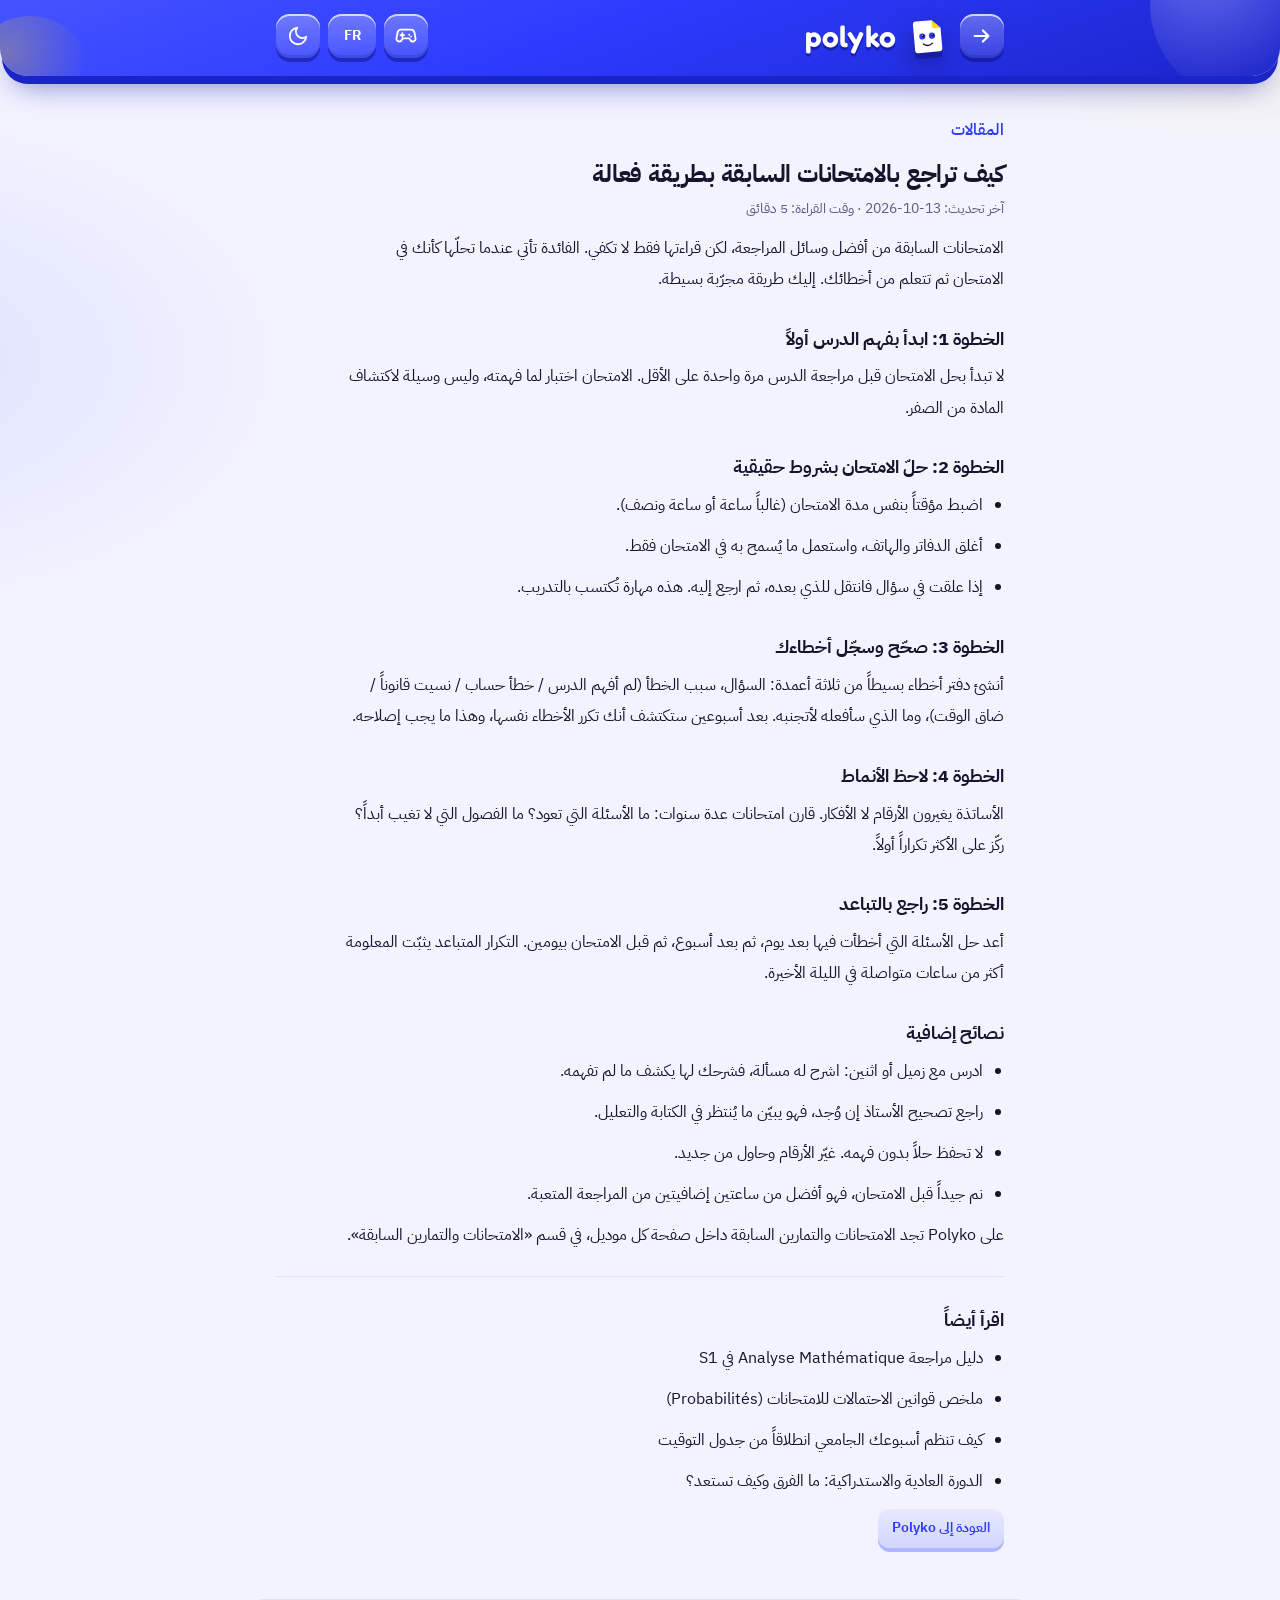
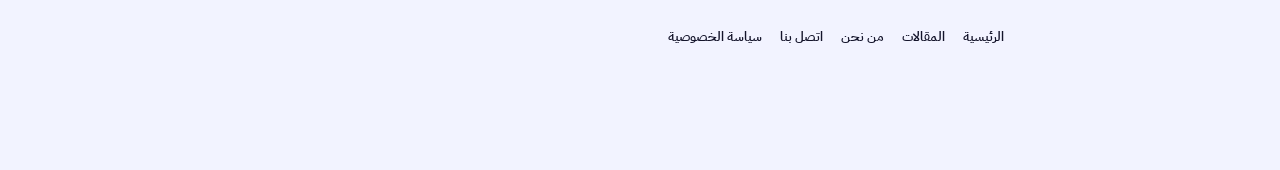
<file: public/articles/reviser-avec-les-examens-precedents.html>
<!doctype html>
<html lang="ar" dir="rtl" data-title-ar="كيف تراجع بالامتحانات السابقة بطريقة فعالة — Polyko" data-title-fr="كيف تراجع بالامتحانات السابقة بطريقة فعالة — Polyko">
<head>
<meta charset="utf-8">
<meta name="viewport" content="width=device-width,initial-scale=1">
<title>كيف تراجع بالامتحانات السابقة بطريقة فعالة — Polyko</title>
<meta name="description" content="خطة عملية من خمس خطوات لتستفيد من الامتحانات والتمارين السابقة: كيف تبدأ، وكيف تتعلم من أخطائك، وكيف تنظم وقتك قبل الامتحان.">
<meta name="theme-color" content="#2D3BFF">
<link rel="icon" href="../favicon.ico" sizes="48x48">
<link rel="icon" href="../assets/favicon.svg" type="image/svg+xml">
<link rel="icon" href="../assets/favicon-48.png" type="image/png" sizes="48x48">
<link rel="icon" href="../assets/icon-192.png" type="image/png" sizes="192x192">
<link rel="apple-touch-icon" href="../assets/apple-touch-icon.png">
<link rel="manifest" href="../manifest.webmanifest">
<link rel="preconnect" href="https://fonts.googleapis.com">
<link rel="preconnect" href="https://fonts.gstatic.com" crossorigin>
<link href="https://fonts.googleapis.com/css2?family=Fredoka:wght@600&family=IBM+Plex+Sans+Arabic:wght@400;500;600;700&display=swap" rel="stylesheet">
<link rel="stylesheet" href="../css/style.css">
<script>try{var d=document.documentElement,t=localStorage.getItem('polyko-theme');if(t)d.setAttribute('data-theme',t);var l=localStorage.getItem('polyko-lang')==='fr'?'fr':'ar';d.setAttribute('lang',l);d.setAttribute('dir',l==='fr'?'ltr':'rtl')}catch(e){}</script>
<meta property="og:type" content="article">
<meta property="og:title" content="كيف تراجع بالامتحانات السابقة بطريقة فعالة">
<meta property="og:description" content="خطة عملية من خمس خطوات لتستفيد من الامتحانات والتمارين السابقة: كيف تبدأ، وكيف تتعلم من أخطائك، وكيف تنظم وقتك قبل الامتحان.">
<meta property="og:site_name" content="Polyko">
<script type="application/ld+json">{"@context": "https://schema.org", "@type": "Article", "headline": "كيف تراجع بالامتحانات السابقة بطريقة فعالة", "description": "خطة عملية من خمس خطوات لتستفيد من الامتحانات والتمارين السابقة: كيف تبدأ، وكيف تتعلم من أخطائك، وكيف تنظم وقتك قبل الامتحان.", "inLanguage": "ar", "datePublished": "2026-10-13", "dateModified": "2026-10-13", "publisher": {"@type": "Organization", "name": "Polyko"}}</script>
</head>
<body>
<header class="top">
  <div class="wrap">
    <div class="top-row">
      <div class="lead"><button type="button" class="icon-btn" id="backBtn" aria-label="رجوع" hidden><svg width="22" height="22" viewBox="0 0 24 24" fill="none" stroke="currentColor" stroke-width="2.4" stroke-linecap="round" stroke-linejoin="round" aria-hidden="true"><path d="M4 12h15M13 6l6 6-6 6"/></svg></button>
      <a href="../index.html" class="brand" aria-label="Polyko">
        <svg viewBox="0 0 200 200" aria-hidden="true"><g transform="rotate(-5 100 100)">
<path d="M50 30 H122 L160 68 V160 a14 14 0 0 1 -14 14 H50 a14 14 0 0 1 -14 -14 V44 a14 14 0 0 1 14 -14 Z" fill="#FFFFFF"/>
<path d="M122 30 V58 a10 10 0 0 0 10 10 H160 Z" fill="#FFD60A"/>
<circle cx="74" cy="100" r="14" fill="#2D3BFF"/>
<circle cx="78" cy="98" r="6.5" fill="#14142B"/>
<circle cx="76" cy="95.5" r="2" fill="#FFFFFF"/>
<circle cx="118" cy="100" r="14" fill="#2D3BFF"/>
<circle cx="122" cy="98" r="6.5" fill="#14142B"/>
<circle cx="120" cy="95.5" r="2" fill="#FFFFFF"/>
<path d="M76 134 Q96 152 118 134" fill="none" stroke="#14142B" stroke-width="6" stroke-linecap="round"/>
</g></svg>
        <span class="word">polyko</span>
      </a>
      </div>
      <div class="tools">
        <a class="icon-btn" href="../game.html" id="gameBtn" aria-label="Game ys" title="Game ys"><svg width="22" height="22" viewBox="0 0 24 24" fill="none" stroke="currentColor" stroke-width="2" stroke-linecap="round" stroke-linejoin="round" aria-hidden="true"><path d="M6 11h4M8 9v4"/><path d="M15.5 10.6h.01M17.5 12.6h.01"/><path d="M17.3 5H6.7a4 4 0 0 0-3.9 3.2l-1 5.6A3 3 0 0 0 7.5 16l1-1.5h7l1 1.5a3 3 0 0 0 5.7-2.2l-1-5.6A4 4 0 0 0 17.3 5z"/></svg></a>
        <button class="icon-btn" id="langBtn" type="button">FR</button>
        <button class="icon-btn" id="themeBtn" type="button" aria-label="تبديل الوضع الداكن"><svg width="22" height="22" viewBox="0 0 24 24" fill="none" stroke="currentColor" stroke-width="2" stroke-linecap="round" stroke-linejoin="round" aria-hidden="true"><path d="M21 12.8A9 9 0 1 1 11.2 3a7 7 0 0 0 9.8 9.8z"/></svg></button>
      </div>
    </div>
  </div>
</header>
<main class="wrap page article">
<nav class="crumbs" aria-label="breadcrumb"><a href="../articles.html">المقالات</a></nav>
<article dir="rtl" lang="ar">
<h1>كيف تراجع بالامتحانات السابقة بطريقة فعالة</h1>
<p class="meta">آخر تحديث: <span class="ltr">2026-10-13</span> · وقت القراءة: 5 دقائق</p>
<p>الامتحانات السابقة من أفضل وسائل المراجعة، لكن قراءتها فقط لا تكفي. الفائدة تأتي عندما تحلّها كأنك في الامتحان ثم تتعلم من أخطائك. إليك طريقة مجرّبة بسيطة.</p>

<h2>الخطوة 1: ابدأ بفهم الدرس أولاً</h2>
<p>لا تبدأ بحل الامتحان قبل مراجعة الدرس مرة واحدة على الأقل. الامتحان اختبار لما فهمته، وليس وسيلة لاكتشاف المادة من الصفر.</p>

<h2>الخطوة 2: حلّ الامتحان بشروط حقيقية</h2>
<ul>
<li>اضبط مؤقتاً بنفس مدة الامتحان (غالباً ساعة أو ساعة ونصف).</li>
<li>أغلق الدفاتر والهاتف، واستعمل ما يُسمح به في الامتحان فقط.</li>
<li>إذا علقت في سؤال فانتقل للذي بعده، ثم ارجع إليه. هذه مهارة تُكتسب بالتدريب.</li>
</ul>

<h2>الخطوة 3: صحّح وسجّل أخطاءك</h2>
<p>أنشئ دفتر أخطاء بسيطاً من ثلاثة أعمدة: السؤال، سبب الخطأ (لم أفهم الدرس / خطأ حساب / نسيت قانوناً / ضاق الوقت)، وما الذي سأفعله لأتجنبه. بعد أسبوعين ستكتشف أنك تكرر الأخطاء نفسها، وهذا ما يجب إصلاحه.</p>

<h2>الخطوة 4: لاحظ الأنماط</h2>
<p>الأساتذة يغيرون الأرقام لا الأفكار. قارن امتحانات عدة سنوات: ما الأسئلة التي تعود؟ ما الفصول التي لا تغيب أبداً؟ ركّز على الأكثر تكراراً أولاً.</p>

<h2>الخطوة 5: راجع بالتباعد</h2>
<p>أعد حل الأسئلة التي أخطأت فيها بعد يوم، ثم بعد أسبوع، ثم قبل الامتحان بيومين. التكرار المتباعد يثبّت المعلومة أكثر من ساعات متواصلة في الليلة الأخيرة.</p>

<h2>نصائح إضافية</h2>
<ul>
<li>ادرس مع زميل أو اثنين: اشرح له مسألة، فشرحك لها يكشف ما لم تفهمه.</li>
<li>راجع تصحيح الأستاذ إن وُجد، فهو يبيّن ما يُنتظر في الكتابة والتعليل.</li>
<li>لا تحفظ حلاً بدون فهمه. غيّر الأرقام وحاول من جديد.</li>
<li>نم جيداً قبل الامتحان، فهو أفضل من ساعتين إضافيتين من المراجعة المتعبة.</li>
</ul>
<p>على Polyko تجد الامتحانات والتمارين السابقة داخل صفحة كل موديل، في قسم «الامتحانات والتمارين السابقة».</p>
</article>
<aside id="adEnd" class="ad-end" aria-label="إعلان"></aside>
<section class="more"><h2>اقرأ أيضاً</h2><ul class="rel"><li><a href="analyse-mathematique-s1-guide.html">دليل مراجعة Analyse Mathématique في S1</a></li><li><a href="probabilites-formules-qcm.html">ملخص قوانين الاحتمالات للامتحانات (Probabilités)</a></li><li><a href="organiser-emploi-du-temps-universitaire.html">كيف تنظم أسبوعك الجامعي انطلاقاً من جدول التوقيت</a></li><li><a href="session-normale-et-rattrapage.html">الدورة العادية والاستدراكية: ما الفرق وكيف تستعد؟</a></li></ul><p><a class="btn ghost sm" href="../index.html">العودة إلى Polyko</a></p></section>
</main>
<footer class="wrap foot">
  <nav aria-label="Polyko">
    <a href="../index.html"><span lang="ar">الرئيسية</span><span lang="fr">Accueil</span></a>
    <a href="../articles.html"><span lang="ar">المقالات</span><span lang="fr">Articles</span></a>
    <a href="../about.html"><span lang="ar">من نحن</span><span lang="fr">À propos</span></a>
    <a href="../contact.html"><span lang="ar">اتصل بنا</span><span lang="fr">Contact</span></a>
    <a href="../privacy.html"><span lang="ar">سياسة الخصوصية</span><span lang="fr">Confidentialité</span></a>
  </nav>
</footer>
<script src="../data.js"></script>
<script src="../js/common.js"></script>
<script src="../js/ads.js"></script>
</body>
</html>
</file>
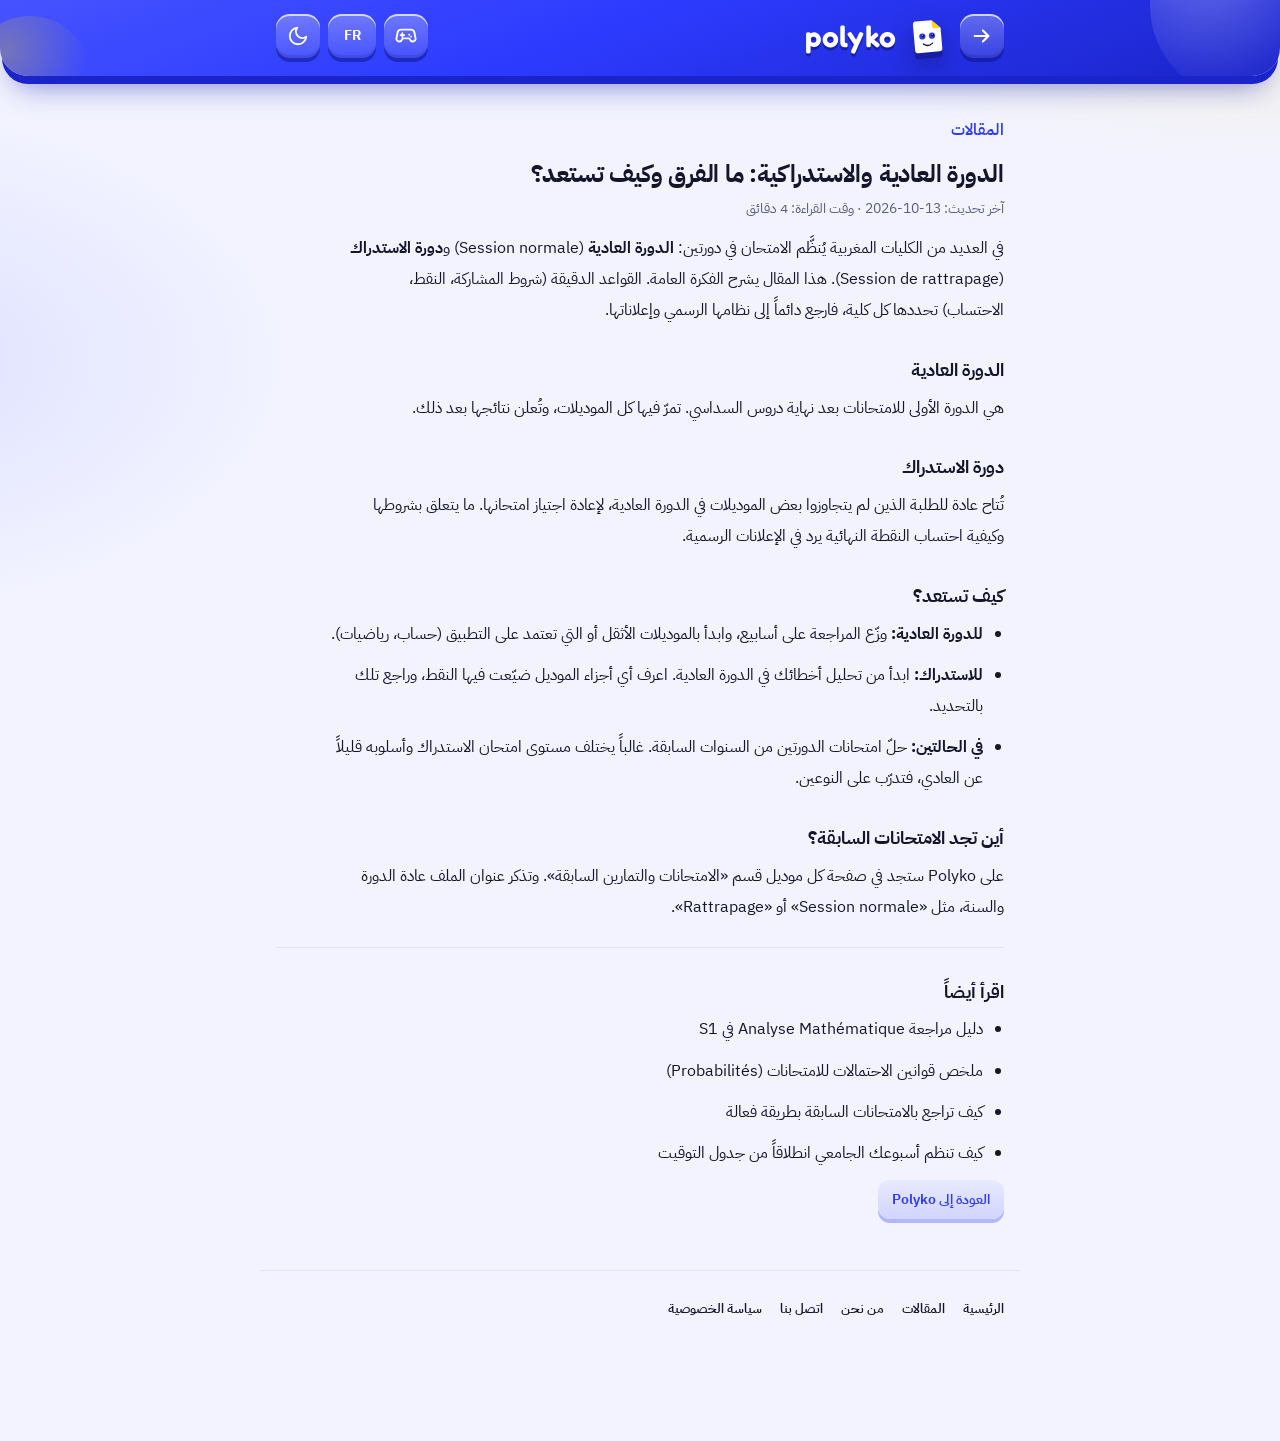
<file: public/articles/session-normale-et-rattrapage.html>
<!doctype html>
<html lang="ar" dir="rtl" data-title-ar="الدورة العادية والاستدراكية: ما الفرق وكيف تستعد؟ — Polyko" data-title-fr="الدورة العادية والاستدراكية: ما الفرق وكيف تستعد؟ — Polyko">
<head>
<meta charset="utf-8">
<meta name="viewport" content="width=device-width,initial-scale=1">
<title>الدورة العادية والاستدراكية: ما الفرق وكيف تستعد؟ — Polyko</title>
<meta name="description" content="شرح عام للفرق بين الدورة العادية (Session normale) ودورة الاستدراك (Session de rattrapage) في الجامعة، وكيف تستعد لكل منهما.">
<meta name="theme-color" content="#2D3BFF">
<link rel="icon" href="../favicon.ico" sizes="48x48">
<link rel="icon" href="../assets/favicon.svg" type="image/svg+xml">
<link rel="icon" href="../assets/favicon-48.png" type="image/png" sizes="48x48">
<link rel="icon" href="../assets/icon-192.png" type="image/png" sizes="192x192">
<link rel="apple-touch-icon" href="../assets/apple-touch-icon.png">
<link rel="manifest" href="../manifest.webmanifest">
<link rel="preconnect" href="https://fonts.googleapis.com">
<link rel="preconnect" href="https://fonts.gstatic.com" crossorigin>
<link href="https://fonts.googleapis.com/css2?family=Fredoka:wght@600&family=IBM+Plex+Sans+Arabic:wght@400;500;600;700&display=swap" rel="stylesheet">
<link rel="stylesheet" href="../css/style.css">
<script>try{var d=document.documentElement,t=localStorage.getItem('polyko-theme');if(t)d.setAttribute('data-theme',t);var l=localStorage.getItem('polyko-lang')==='fr'?'fr':'ar';d.setAttribute('lang',l);d.setAttribute('dir',l==='fr'?'ltr':'rtl')}catch(e){}</script>
<meta property="og:type" content="article">
<meta property="og:title" content="الدورة العادية والاستدراكية: ما الفرق وكيف تستعد؟">
<meta property="og:description" content="شرح عام للفرق بين الدورة العادية (Session normale) ودورة الاستدراك (Session de rattrapage) في الجامعة، وكيف تستعد لكل منهما.">
<meta property="og:site_name" content="Polyko">
<script type="application/ld+json">{"@context": "https://schema.org", "@type": "Article", "headline": "الدورة العادية والاستدراكية: ما الفرق وكيف تستعد؟", "description": "شرح عام للفرق بين الدورة العادية (Session normale) ودورة الاستدراك (Session de rattrapage) في الجامعة، وكيف تستعد لكل منهما.", "inLanguage": "ar", "datePublished": "2026-10-13", "dateModified": "2026-10-13", "publisher": {"@type": "Organization", "name": "Polyko"}}</script>
</head>
<body>
<header class="top">
  <div class="wrap">
    <div class="top-row">
      <div class="lead"><button type="button" class="icon-btn" id="backBtn" aria-label="رجوع" hidden><svg width="22" height="22" viewBox="0 0 24 24" fill="none" stroke="currentColor" stroke-width="2.4" stroke-linecap="round" stroke-linejoin="round" aria-hidden="true"><path d="M4 12h15M13 6l6 6-6 6"/></svg></button>
      <a href="../index.html" class="brand" aria-label="Polyko">
        <svg viewBox="0 0 200 200" aria-hidden="true"><g transform="rotate(-5 100 100)">
<path d="M50 30 H122 L160 68 V160 a14 14 0 0 1 -14 14 H50 a14 14 0 0 1 -14 -14 V44 a14 14 0 0 1 14 -14 Z" fill="#FFFFFF"/>
<path d="M122 30 V58 a10 10 0 0 0 10 10 H160 Z" fill="#FFD60A"/>
<circle cx="74" cy="100" r="14" fill="#2D3BFF"/>
<circle cx="78" cy="98" r="6.5" fill="#14142B"/>
<circle cx="76" cy="95.5" r="2" fill="#FFFFFF"/>
<circle cx="118" cy="100" r="14" fill="#2D3BFF"/>
<circle cx="122" cy="98" r="6.5" fill="#14142B"/>
<circle cx="120" cy="95.5" r="2" fill="#FFFFFF"/>
<path d="M76 134 Q96 152 118 134" fill="none" stroke="#14142B" stroke-width="6" stroke-linecap="round"/>
</g></svg>
        <span class="word">polyko</span>
      </a>
      </div>
      <div class="tools">
        <a class="icon-btn" href="../game.html" id="gameBtn" aria-label="Game ys" title="Game ys"><svg width="22" height="22" viewBox="0 0 24 24" fill="none" stroke="currentColor" stroke-width="2" stroke-linecap="round" stroke-linejoin="round" aria-hidden="true"><path d="M6 11h4M8 9v4"/><path d="M15.5 10.6h.01M17.5 12.6h.01"/><path d="M17.3 5H6.7a4 4 0 0 0-3.9 3.2l-1 5.6A3 3 0 0 0 7.5 16l1-1.5h7l1 1.5a3 3 0 0 0 5.7-2.2l-1-5.6A4 4 0 0 0 17.3 5z"/></svg></a>
        <button class="icon-btn" id="langBtn" type="button">FR</button>
        <button class="icon-btn" id="themeBtn" type="button" aria-label="تبديل الوضع الداكن"><svg width="22" height="22" viewBox="0 0 24 24" fill="none" stroke="currentColor" stroke-width="2" stroke-linecap="round" stroke-linejoin="round" aria-hidden="true"><path d="M21 12.8A9 9 0 1 1 11.2 3a7 7 0 0 0 9.8 9.8z"/></svg></button>
      </div>
    </div>
  </div>
</header>
<main class="wrap page article">
<nav class="crumbs" aria-label="breadcrumb"><a href="../articles.html">المقالات</a></nav>
<article dir="rtl" lang="ar">
<h1>الدورة العادية والاستدراكية: ما الفرق وكيف تستعد؟</h1>
<p class="meta">آخر تحديث: <span class="ltr">2026-10-13</span> · وقت القراءة: 4 دقائق</p>
<p>في العديد من الكليات المغربية يُنظَّم الامتحان في دورتين: <b>الدورة العادية</b> (Session normale) و<b>دورة الاستدراك</b> (Session de rattrapage). هذا المقال يشرح الفكرة العامة. القواعد الدقيقة (شروط المشاركة، النقط، الاحتساب) تحددها كل كلية، فارجع دائماً إلى نظامها الرسمي وإعلاناتها.</p>

<h2>الدورة العادية</h2>
<p>هي الدورة الأولى للامتحانات بعد نهاية دروس السداسي. تمرّ فيها كل الموديلات، وتُعلن نتائجها بعد ذلك.</p>

<h2>دورة الاستدراك</h2>
<p>تُتاح عادة للطلبة الذين لم يتجاوزوا بعض الموديلات في الدورة العادية، لإعادة اجتياز امتحانها. ما يتعلق بشروطها وكيفية احتساب النقطة النهائية يرد في الإعلانات الرسمية.</p>

<h2>كيف تستعد؟</h2>
<ul>
<li><b>للدورة العادية:</b> وزّع المراجعة على أسابيع، وابدأ بالموديلات الأثقل أو التي تعتمد على التطبيق (حساب، رياضيات).</li>
<li><b>للاستدراك:</b> ابدأ من تحليل أخطائك في الدورة العادية. اعرف أي أجزاء الموديل ضيّعت فيها النقط، وراجع تلك بالتحديد.</li>
<li><b>في الحالتين:</b> حلّ امتحانات الدورتين من السنوات السابقة. غالباً يختلف مستوى امتحان الاستدراك وأسلوبه قليلاً عن العادي، فتدرّب على النوعين.</li>
</ul>

<h2>أين تجد الامتحانات السابقة؟</h2>
<p>على Polyko ستجد في صفحة كل موديل قسم «الامتحانات والتمارين السابقة». وتذكر عنوان الملف عادة الدورة والسنة، مثل «Session normale» أو «Rattrapage».</p>
</article>
<aside id="adEnd" class="ad-end" aria-label="إعلان"></aside>
<section class="more"><h2>اقرأ أيضاً</h2><ul class="rel"><li><a href="analyse-mathematique-s1-guide.html">دليل مراجعة Analyse Mathématique في S1</a></li><li><a href="probabilites-formules-qcm.html">ملخص قوانين الاحتمالات للامتحانات (Probabilités)</a></li><li><a href="reviser-avec-les-examens-precedents.html">كيف تراجع بالامتحانات السابقة بطريقة فعالة</a></li><li><a href="organiser-emploi-du-temps-universitaire.html">كيف تنظم أسبوعك الجامعي انطلاقاً من جدول التوقيت</a></li></ul><p><a class="btn ghost sm" href="../index.html">العودة إلى Polyko</a></p></section>
</main>
<footer class="wrap foot">
  <nav aria-label="Polyko">
    <a href="../index.html"><span lang="ar">الرئيسية</span><span lang="fr">Accueil</span></a>
    <a href="../articles.html"><span lang="ar">المقالات</span><span lang="fr">Articles</span></a>
    <a href="../about.html"><span lang="ar">من نحن</span><span lang="fr">À propos</span></a>
    <a href="../contact.html"><span lang="ar">اتصل بنا</span><span lang="fr">Contact</span></a>
    <a href="../privacy.html"><span lang="ar">سياسة الخصوصية</span><span lang="fr">Confidentialité</span></a>
  </nav>
</footer>
<script src="../data.js"></script>
<script src="../js/common.js"></script>
<script src="../js/ads.js"></script>
</body>
</html>
</file>
<file: public/css/style.css>
/* Polyko — style.css */
:root{
  --brand:#2D3BFF; --brand-2:#1F2BD6; --yellow:#FFD60A; --ink:#14142B;
  --bg:#F2F3FF; --card:#FFFFFF; --text:#14142B; --muted:#5B5E80; --line:#DFE1FA;
  --chip:#E8EAFF; --chip-text:#2D3BFF; --shadow:0 6px 18px rgba(45,59,255,.10);
  --radius:20px; --nav-h:68px;
  --font: "IBM Plex Sans Arabic","Cairo",system-ui,-apple-system,"Segoe UI",Roboto,sans-serif;
  --font-logo: "Fredoka","IBM Plex Sans Arabic",system-ui,sans-serif;
}
:root[data-theme="dark"]{
  --bg:#0D0E24; --card:#181A3A; --text:#F1F2FF; --muted:#A6A9D2; --line:#2A2D5C;
  --chip:#232660; --chip-text:#AEB6FF; --shadow:0 6px 18px rgba(0,0,0,.35);
}
@media (prefers-color-scheme: dark){
  :root:not([data-theme="light"]){
    --bg:#0D0E24; --card:#181A3A; --text:#F1F2FF; --muted:#A6A9D2; --line:#2A2D5C;
    --chip:#232660; --chip-text:#AEB6FF; --shadow:0 6px 18px rgba(0,0,0,.35);
  }
}
*{box-sizing:border-box;margin:0;padding:0}
html{-webkit-text-size-adjust:100%}
body{font-family:var(--font);background:var(--bg);color:var(--text);line-height:1.6;font-size:16px;
  padding-bottom:calc(var(--nav-h) + 24px);min-height:100vh}
a{color:inherit;text-decoration:none}
button{font:inherit;color:inherit;cursor:pointer;border:0;background:none}
img{max-width:100%;display:block}
:focus-visible{outline:3px solid var(--yellow);outline-offset:2px;border-radius:8px}
.wrap{max-width:760px;margin:0 auto;padding:0 16px}
.ltr{direction:ltr;unicode-bidi:isolate;display:inline-block}
.fr{direction:ltr;unicode-bidi:isolate}

/* header */
.top{background:var(--brand);color:#fff;padding:14px 0 18px;border-radius:0 0 28px 28px}
.top-row{display:flex;align-items:center;justify-content:space-between;gap:12px}
.brand{display:flex;align-items:center;gap:10px}
.brand svg{width:44px;height:44px;flex:none}
.word{font-family:var(--font-logo);font-weight:600;font-size:30px;letter-spacing:.2px;line-height:1;direction:ltr}
.icon-btn{width:44px;height:44px;border-radius:14px;background:rgba(255,255,255,.16);color:#fff;display:grid;place-items:center}
.icon-btn:hover{background:rgba(255,255,255,.26)}
.search{margin-top:14px;position:relative}
.search input{width:100%;height:50px;border-radius:16px;border:0;padding-block:0;padding-inline:48px 16px;font:inherit;font-size:16px;
  background:#fff;color:var(--ink)}
.search input::placeholder{color:#7A7DA3}
.search svg{position:absolute;inset-inline-start:16px;top:14px;width:22px;height:22px;stroke:#7A7DA3;fill:none;stroke-width:2;stroke-linecap:round}
.tagline{margin-top:12px;font-size:14px;opacity:.9}

/* main */
main.wrap{padding:20px 16px 8px;min-height:50vh}
h1{font-size:24px;line-height:1.3;margin-bottom:6px}
h2{font-size:18px;margin:22px 0 10px}
.sub{color:var(--muted);font-size:14px}
.pickbar{display:flex;align-items:center;justify-content:space-between;gap:10px;flex-wrap:wrap;
  background:var(--card);border:1px solid var(--line);border-radius:16px;padding:12px 14px;margin-bottom:16px}
.pickbar b{font-weight:600}
.pickbar .pk{display:flex;gap:6px;flex-wrap:wrap;align-items:center}
.chip{display:inline-flex;align-items:center;gap:6px;background:var(--chip);color:var(--chip-text);
  padding:4px 12px;border-radius:99px;font-size:14px;font-weight:500;min-height:30px}
.chip.dot::before{content:"";width:10px;height:10px;border-radius:50%;background:var(--c,var(--brand))}
.btn{display:inline-flex;align-items:center;justify-content:center;gap:8px;min-height:48px;padding:0 20px;border-radius:14px;
  background:var(--brand);color:#fff;font-weight:600;font-size:16px}
.btn:hover{background:var(--brand-2)}
.btn.yellow{background:var(--yellow);color:var(--ink)}
.btn.ghost{background:var(--chip);color:var(--chip-text)}
.btn.sm{min-height:40px;padding:0 14px;font-size:14px;border-radius:12px}
.btn[disabled]{opacity:.45;pointer-events:none}

/* hero (pick) */
.hero{background:var(--brand);color:#fff;border-radius:var(--radius);padding:22px 20px;display:flex;gap:16px;align-items:center;margin-bottom:18px;overflow:hidden}
.hero svg{width:104px;height:104px;flex:none;filter:drop-shadow(0 8px 14px rgba(0,0,0,.25))}
.hero h1{font-size:22px;color:#fff}
.hero p{font-size:14px;opacity:.92}
.steps{display:grid;gap:10px}
.pcard{display:flex;align-items:center;gap:14px;width:100%;text-align:start;background:var(--card);border:2px solid var(--line);
  border-radius:var(--radius);padding:16px;min-height:72px}
.pcard i{width:14px;align-self:stretch;border-radius:8px;background:var(--c,var(--brand));flex:none}
.pcard.on{border-color:var(--c,var(--brand));box-shadow:var(--shadow)}
.pcard span{font-weight:600;font-size:17px;direction:ltr;unicode-bidi:isolate;text-align:start;flex:1}
.pcard small{color:var(--muted);font-size:13px}
.chips{display:flex;flex-wrap:wrap;gap:10px}
.opt{min-width:84px;min-height:52px;padding:0 18px;border-radius:16px;background:var(--card);border:2px solid var(--line);font-weight:600;font-size:17px}
.opt.on{background:var(--brand);color:#fff;border-color:var(--brand)}

/* module cards */
.grid{display:grid;grid-template-columns:1fr;gap:12px}
@media(min-width:560px){.grid{grid-template-columns:1fr 1fr}}
.mcard{display:flex;flex-direction:column;justify-content:space-between;gap:14px;min-height:132px;padding:16px 16px 14px;border-radius:var(--radius);
  background:var(--c,var(--brand));color:#fff;box-shadow:var(--shadow);position:relative;overflow:hidden}
.mcard::after{content:"";position:absolute;inset-inline-end:-26px;top:-26px;width:90px;height:90px;border-radius:50%;background:rgba(255,255,255,.16)}
.mcard h3{font-size:19px;line-height:1.35;direction:ltr;unicode-bidi:isolate;text-align:start;position:relative;z-index:1}
.mcard .meta{display:flex;justify-content:space-between;align-items:flex-end;gap:8px;font-size:13px;position:relative;z-index:1}
.mcard .meta span{background:rgba(0,0,0,.18);padding:3px 10px;border-radius:99px}
.mcard .pr{font-size:13px;opacity:.95;direction:ltr;unicode-bidi:isolate;text-align:start}
.mcard:active{transform:scale(.99)}

/* rows */
.list{display:grid;gap:10px}
.row{display:flex;align-items:center;gap:12px;background:var(--card);border:1px solid var(--line);border-radius:16px;padding:12px 14px;min-height:62px}
.row .av{width:42px;height:42px;border-radius:50%;background:var(--chip);color:var(--chip-text);display:grid;place-items:center;font-weight:700;flex:none;font-family:var(--font-logo)}
.row .tx{flex:1;min-width:0}
.row .tx b{display:block;font-weight:600;direction:ltr;unicode-bidi:isolate;text-align:start}
.row .tx small{color:var(--muted);font-size:13px}
.row .go{color:var(--muted);font-size:20px}
.mini{display:inline-block;width:10px;height:10px;border-radius:50%;background:var(--c);margin-inline-end:6px}

/* module page */
.mhead{background:var(--c,var(--brand));color:#fff;border-radius:var(--radius);padding:18px 18px 16px;margin-bottom:14px}
.mhead h1{color:#fff;direction:ltr;unicode-bidi:isolate;text-align:start}
.mhead .chips{margin-top:10px;gap:8px}
.mhead .chip{background:rgba(255,255,255,.22);color:#fff}
.mhead .chip.mine{background:var(--yellow);color:var(--ink)}
.back{display:inline-flex;align-items:center;gap:6px;color:var(--muted);font-weight:500;min-height:40px;margin-bottom:6px}
.file{display:flex;align-items:center;gap:12px;background:var(--card);border:1px solid var(--line);border-radius:16px;padding:12px 14px}
.file .ext{background:#E5484D;color:#fff;font-weight:700;font-size:12px;padding:8px 8px;border-radius:10px;font-family:var(--font-logo);flex:none}
.file .ft{flex:1;min-width:0;font-weight:500;font-size:15px;line-height:1.4;direction:ltr;unicode-bidi:isolate;text-align:start}
.file .act{display:flex;gap:6px;flex:none}
.imgs{display:grid;grid-template-columns:1fr 1fr;gap:10px}
@media(min-width:560px){.imgs{grid-template-columns:repeat(3,1fr)}}
.imgf{background:var(--card);border:1px solid var(--line);border-radius:16px;overflow:hidden;text-align:start}
.imgf img{width:100%;aspect-ratio:4/3;object-fit:cover;background:var(--chip)}
.imgf span{display:block;padding:8px 10px;font-size:13px;font-weight:500;direction:ltr;unicode-bidi:isolate}
.empty{border:2px dashed var(--line);border-radius:16px;padding:18px;text-align:center;color:var(--muted);font-size:14px}
.empty a{color:var(--brand);font-weight:600;text-decoration:underline}
:root[data-theme="dark"] .empty a{color:var(--yellow)}
.sess{display:flex;flex-wrap:wrap;gap:6px 12px;align-items:center;background:var(--card);border:1px solid var(--line);border-radius:14px;padding:10px 12px;font-size:14px}
.sess b{font-weight:600}
.sess .chip{white-space:nowrap;min-height:26px;padding:2px 10px;font-size:13px}

/* timetable */
.days{display:flex;gap:8px;overflow-x:auto;padding:2px 2px 10px;margin:0 -2px;scrollbar-width:none}
.days::-webkit-scrollbar{display:none}
.day{flex:none;min-width:84px;min-height:54px;border-radius:16px;background:var(--card);border:2px solid var(--line);padding:6px 12px;font-weight:600;font-size:15px;position:relative}
.day small{display:block;font-weight:400;font-size:12px;color:var(--muted)}
.day.on{background:var(--brand);border-color:var(--brand);color:#fff}
.day.on small{color:rgba(255,255,255,.85)}
.day.today::after{content:"";position:absolute;top:6px;inset-inline-end:8px;width:8px;height:8px;border-radius:50%;background:var(--yellow)}
.slot{position:relative;overflow:hidden;display:grid;grid-template-columns:74px 1fr;gap:12px;background:var(--card);border:1px solid var(--line);border-radius:18px;padding:14px 24px 14px 14px;margin-bottom:10px}
.slot::before{content:"";position:absolute;inset-block:0;inset-inline-start:0;width:8px;background:var(--c,var(--brand))}
[dir=rtl] .slot{padding:14px 24px 14px 14px}
.slot .tm{font-weight:700;font-size:15px;line-height:1.3;text-align:center;direction:ltr}
.slot .tm small{display:block;font-weight:400;color:var(--muted);font-size:13px}
.slot h3{font-size:17px;line-height:1.35;direction:ltr;unicode-bidi:isolate;text-align:start}
.slot .d{display:flex;flex-wrap:wrap;gap:6px 8px;margin-top:6px;font-size:13px;color:var(--muted)}
.slot .d .chip{font-size:13px;min-height:26px;padding:2px 10px}
.slot .nt{margin-top:6px;font-size:13px;color:var(--muted)}

/* ad */
.ad{display:flex;gap:12px;align-items:center;margin:18px 0;border:2px dashed var(--line);border-radius:16px;padding:12px 14px;background:transparent;color:var(--muted);font-size:13px;min-height:84px}
.ad-tag{background:var(--yellow);color:var(--ink);font-weight:700;font-size:12px;border-radius:8px;padding:2px 8px;flex:none;align-self:flex-start}
.ad-body{display:flex;flex-direction:column;gap:2px}
.ad-body strong{color:var(--text);font-size:15px}
.ad-body a{color:var(--brand);font-weight:600;text-decoration:underline}
:root[data-theme="dark"] .ad-body a{color:var(--yellow)}
.ad.real{border-style:solid;color:var(--text)}

/* footer */
.foot{margin-top:28px;border-top:1px solid var(--line);padding:20px 16px 12px;color:var(--muted);font-size:13px}
.foot nav{display:flex;flex-wrap:wrap;gap:6px 18px;margin-bottom:10px}
.foot nav a{font-weight:600;color:var(--text);min-height:36px;display:inline-flex;align-items:center}
.foot p{max-width:62ch}

/* bottom nav */
.tabs{position:fixed;inset-inline:0;bottom:0;z-index:20;height:var(--nav-h);background:var(--card);border-top:1px solid var(--line);
  display:grid;grid-template-columns:repeat(4,1fr);padding-bottom:env(safe-area-inset-bottom)}
.tabs a{display:flex;flex-direction:column;align-items:center;justify-content:center;gap:2px;font-size:12px;font-weight:600;color:var(--muted)}
.tabs svg{width:26px;height:26px;stroke:currentColor;fill:none;stroke-width:2;stroke-linecap:round;stroke-linejoin:round}
.tabs a.on{color:var(--brand)}
:root[data-theme="dark"] .tabs a.on{color:var(--yellow)}
.tabs a.on svg{stroke-width:2.6}

/* lightbox */
#lb{position:fixed;inset:0;z-index:50;background:rgba(10,10,30,.92);display:none;flex-direction:column}
#lb.open{display:flex}
#lb .bar{display:flex;align-items:center;justify-content:space-between;gap:10px;padding:10px 14px;color:#fff;font-size:14px}
#lb .box{flex:1;overflow:auto;display:grid;place-items:center;padding:8px}
#lb img{max-width:100%;max-height:100%;cursor:zoom-in;border-radius:8px;background:#fff}
#lb.zoom .box{place-items:start center}
#lb.zoom img{max-width:none;max-height:none;width:220%;cursor:zoom-out}

/* static pages */
.page h1{margin:6px 0 12px}
.page h2{margin-top:24px}
.page p,.page li{max-width:66ch;margin-bottom:10px}
.page ul{padding-inline-start:22px}
.page .card{background:var(--card);border:1px solid var(--line);border-radius:var(--radius);padding:16px;margin:12px 0}
.page :target{scroll-margin-top:16px}
.page .card:target{border-color:var(--brand);box-shadow:var(--shadow)}
@media (prefers-reduced-motion:no-preference){
  .mcard,.btn,.pcard,.opt{transition:transform .12s ease, box-shadow .12s ease, background .12s ease}
}


/* ===== الطبقة الفاخرة ثلاثية الأبعاد ===== */
:root{
  --edge:#1B24C9; --gold:#FFD60A;
  --lift:0 2px 0 rgba(255,255,255,.7) inset, 0 -3px 0 rgba(0,0,0,.12) inset;
  --soft:0 18px 30px -12px rgba(30,40,160,.35);
}
:root[data-theme="dark"]{ --soft:0 18px 30px -12px rgba(0,0,0,.65); --edge:#0A0F7A }
@media (prefers-color-scheme: dark){ :root:not([data-theme="light"]){ --soft:0 18px 30px -12px rgba(0,0,0,.65); --edge:#0A0F7A } }

body{
  background:
    radial-gradient(900px 420px at 100% -80px, rgba(255,214,10,.16), transparent 60%),
    radial-gradient(700px 420px at -10% 40%, rgba(45,59,255,.10), transparent 60%),
    var(--bg);
  background-attachment:fixed;
}

/* الرأس: عمق وطبقات */
.top{
  background:linear-gradient(160deg,#4553FF 0%,#2D3BFF 45%,#1B24C9 100%);
  box-shadow:0 10px 0 -2px var(--edge), 0 22px 30px -14px rgba(20,28,160,.55);
  position:relative; overflow:hidden; margin-bottom:10px;
}
.top::before,.top::after{content:"";position:absolute;border-radius:50%;pointer-events:none}
.top::before{width:190px;height:190px;inset-inline-start:-60px;top:-90px;background:radial-gradient(circle at 30% 30%,rgba(255,255,255,.28),rgba(255,255,255,0) 70%)}
.top::after{width:120px;height:120px;inset-inline-end:-30px;bottom:-60px;background:radial-gradient(circle at 30% 30%,rgba(255,214,10,.28),rgba(255,214,10,0) 70%)}
.top .wrap{position:relative;z-index:1}
.brand svg{filter:drop-shadow(0 6px 0 rgba(10,15,120,.45)) drop-shadow(0 10px 12px rgba(0,0,0,.25))}
.word{text-shadow:0 3px 0 rgba(10,15,120,.55)}
.icon-btn{background:linear-gradient(180deg,rgba(255,255,255,.28),rgba(255,255,255,.10));box-shadow:0 4px 0 rgba(10,15,120,.45), var(--lift)}
.icon-btn:active{transform:translateY(3px);box-shadow:0 1px 0 rgba(10,15,120,.45)}
.search input{box-shadow:0 4px 0 rgba(10,15,120,.35), 0 12px 20px -10px rgba(0,0,0,.35)}

/* البطل */
.hero{
  background:linear-gradient(145deg,#4B59FF 0%,#2D3BFF 55%,#1F2BD6 100%);
  box-shadow:0 8px 0 var(--edge), var(--soft);
  position:relative;
}
.hero::after{content:"";position:absolute;inset-inline-end:-40px;top:-50px;width:170px;height:170px;border-radius:50%;
  background:radial-gradient(circle at 35% 35%,rgba(255,214,10,.32),rgba(255,214,10,0) 68%);pointer-events:none}
.hero > *{position:relative;z-index:1}
.hero svg{filter:drop-shadow(0 10px 0 rgba(10,15,120,.4)) drop-shadow(0 18px 18px rgba(0,0,0,.3))}

/* بطاقات الموديلات: ملونة بعمق */
.mcard{
  background:linear-gradient(150deg, color-mix(in srgb,var(--c) 82%,#fff) 0%, var(--c) 48%, color-mix(in srgb,var(--c) 72%,#000) 100%);
  box-shadow:0 7px 0 color-mix(in srgb,var(--c) 58%,#000), 0 18px 26px -12px color-mix(in srgb,var(--c) 70%,#000);
  border:1px solid rgba(255,255,255,.28);
  margin-bottom:7px;
}
.mcard::before{content:"";position:absolute;inset:0;border-radius:inherit;pointer-events:none;
  background:linear-gradient(180deg,rgba(255,255,255,.28),rgba(255,255,255,0) 38%)}
.mcard::after{width:110px;height:110px;inset-inline-end:-30px;top:-34px;
  background:radial-gradient(circle at 32% 32%,rgba(255,255,255,.55),rgba(255,255,255,.08) 62%,transparent 70%)}
.mcard h3{text-shadow:0 2px 0 rgba(0,0,0,.22)}
.mcard .meta span{background:rgba(0,0,0,.24);box-shadow:inset 0 1px 0 rgba(255,255,255,.25)}
.mcard:active{transform:translateY(5px);box-shadow:0 2px 0 color-mix(in srgb,var(--c) 58%,#000), 0 8px 14px -10px rgba(0,0,0,.5)}
@media (hover:hover){ .mcard:hover{transform:translateY(-3px) rotate(-.4deg)} }

/* رأس الموديل */
.mhead{
  background:linear-gradient(150deg, color-mix(in srgb,var(--c) 80%,#fff), var(--c) 50%, color-mix(in srgb,var(--c) 70%,#000));
  box-shadow:0 8px 0 color-mix(in srgb,var(--c) 58%,#000), 0 22px 28px -14px color-mix(in srgb,var(--c) 70%,#000);
  border:1px solid rgba(255,255,255,.28); margin-bottom:22px; position:relative; overflow:hidden;
}
.mhead::after{content:"";position:absolute;inset-inline-end:-36px;top:-46px;width:150px;height:150px;border-radius:50%;
  background:radial-gradient(circle at 32% 32%,rgba(255,255,255,.5),transparent 68%);pointer-events:none}
.mhead > *{position:relative;z-index:1}

/* أزرار 3D تُضغط */
.btn{background:linear-gradient(180deg,#4553FF,#2D3BFF);box-shadow:0 5px 0 var(--edge), 0 12px 16px -8px rgba(30,40,160,.55), inset 0 1px 0 rgba(255,255,255,.35);margin-bottom:5px}
.btn:hover{background:linear-gradient(180deg,#5260FF,#3340FF)}
.btn:active{transform:translateY(4px);box-shadow:0 1px 0 var(--edge)}
.btn.yellow{background:linear-gradient(180deg,#FFE35A,#FFD60A);box-shadow:0 5px 0 #C9A400, 0 12px 16px -8px rgba(160,130,0,.5), inset 0 1px 0 rgba(255,255,255,.6)}
.btn.yellow:active{box-shadow:0 1px 0 #C9A400}
.btn.ghost{background:linear-gradient(180deg,var(--chip),color-mix(in srgb,var(--chip) 88%,var(--brand)));color:var(--chip-text);box-shadow:0 4px 0 color-mix(in srgb,var(--chip) 70%,var(--brand)), inset 0 1px 0 rgba(255,255,255,.5)}
.btn.ghost:active{box-shadow:0 1px 0 color-mix(in srgb,var(--chip) 70%,var(--brand))}
.btn.danger{background:linear-gradient(180deg,#F26065,#E5484D);box-shadow:0 4px 0 #A92A2F}
.btn[disabled]{box-shadow:none}

/* بطاقات الاختيار والصفوف */
.pcard{border-width:2px;box-shadow:0 5px 0 var(--line), 0 14px 18px -12px rgba(30,40,160,.25)}
.pcard i{background:linear-gradient(180deg,color-mix(in srgb,var(--c) 70%,#fff),var(--c));box-shadow:0 3px 0 color-mix(in srgb,var(--c) 60%,#000)}
.pcard.on{background:linear-gradient(180deg,var(--card),color-mix(in srgb,var(--c) 10%,var(--card)));box-shadow:0 5px 0 var(--c), 0 16px 22px -12px var(--c)}
.pcard:active{transform:translateY(3px);box-shadow:0 2px 0 var(--line)}
.opt{box-shadow:0 4px 0 var(--line)}
.opt.on{background:linear-gradient(180deg,#4553FF,#2D3BFF);box-shadow:0 4px 0 var(--edge)}
.opt:active{transform:translateY(3px)}
.row,.file,.sess,.imgf{box-shadow:0 4px 0 var(--line)}
.row:active{transform:translateY(2px);box-shadow:0 2px 0 var(--line)}
.row .av{background:linear-gradient(145deg,var(--brand),#7A5CFF);color:#fff;box-shadow:0 3px 0 var(--edge)}
.pickbar{box-shadow:0 5px 0 var(--line)}
.chip{box-shadow:inset 0 -2px 0 rgba(0,0,0,.08)}

/* الأيام والحصص */
.day{box-shadow:0 4px 0 var(--line)}
.day.on{background:linear-gradient(180deg,#4553FF,#2D3BFF);box-shadow:0 4px 0 var(--edge)}
.slot{box-shadow:0 5px 0 var(--line), 0 14px 18px -14px rgba(30,40,160,.3)}
.slot::before{width:10px;background:linear-gradient(180deg,color-mix(in srgb,var(--c) 70%,#fff),var(--c) 55%,color-mix(in srgb,var(--c) 70%,#000))}
.slot .tm{background:color-mix(in srgb,var(--c) 12%,var(--card));border-radius:12px;padding:6px 2px;align-self:start;color:color-mix(in srgb,var(--c) 85%,var(--text))}

/* إعلان وتذييل وشريط سفلي */
.ad{border-color:color-mix(in srgb,var(--yellow) 60%,var(--line));background:linear-gradient(180deg,transparent,color-mix(in srgb,var(--yellow) 8%,transparent))}
.tabs{box-shadow:0 -10px 24px -14px rgba(30,40,160,.35);background:color-mix(in srgb,var(--card) 94%,transparent);backdrop-filter:blur(10px)}
.tabs a.on svg{filter:drop-shadow(0 3px 0 rgba(45,59,255,.28))}
.tabs a.on::after{content:"";width:22px;height:4px;border-radius:4px;background:var(--brand);margin-top:1px}
:root[data-theme="dark"] .tabs a.on::after{background:var(--yellow)}

/* الصفحات الثابتة */
.page .card{box-shadow:0 5px 0 var(--line)}
.page h1{font-size:28px}
h1{letter-spacing:-.2px}

/* حركة واحدة مدروسة: الشعار يطفو، ويُحترم تقليل الحركة */
@media (prefers-reduced-motion:no-preference){
  .hero svg{animation:float 4.2s ease-in-out infinite}
  @keyframes float{0%,100%{transform:translateY(0) rotate(0)}50%{transform:translateY(-8px) rotate(2deg)}}
}

/* رفع الملفات */
.ucard{display:flex;align-items:center;justify-content:space-between;gap:14px;flex-wrap:wrap;margin:18px 0;padding:16px;border-radius:var(--radius);
  background:linear-gradient(150deg,color-mix(in srgb,var(--yellow) 22%,var(--card)),var(--card));border:2px solid color-mix(in srgb,var(--yellow) 70%,var(--line));
  box-shadow:0 5px 0 color-mix(in srgb,var(--yellow) 60%,var(--line))}
.ucard div{display:flex;flex-direction:column;gap:2px;flex:1 1 220px}
.ucard b{font-size:16px}
.ucard span{font-size:13px;color:var(--muted)}
.btn[aria-disabled="true"]{opacity:.45;pointer-events:none;box-shadow:none}
.note{background:#FFF6CC;color:#5A4A00;border-radius:14px;padding:12px 14px;font-size:14px;margin:12px 0}
:root[data-theme="dark"] .note{background:#3b3300;color:#FFE98A}
.check{display:flex;gap:12px;align-items:flex-start;margin:14px 0;font-weight:500;cursor:pointer}
.check input{width:24px;height:24px;flex:none;margin-top:2px;accent-color:var(--brand)}
.copyrow{display:flex;gap:10px;align-items:center;flex-wrap:wrap}
.copyrow b{direction:ltr;unicode-bidi:isolate}

/* ===== اللغة: عربي / فرنسي ===== */
html[lang="fr"] [lang="ar"]{display:none !important}
html:not([lang="fr"]) [lang="fr"]{display:none !important}
.tools{display:flex;gap:8px;align-items:center}
#langBtn{font-weight:700;font-size:14px;width:auto;min-width:48px;padding:0 12px}
[dir="ltr"] .slot{padding:14px 14px 14px 24px}
html[lang="fr"] body{font-family:"IBM Plex Sans Arabic",system-ui,-apple-system,"Segoe UI",Roboto,sans-serif}
html[lang="fr"] .page p,html[lang="fr"] .page li{max-width:62ch}
.btn[hidden],[data-contact][hidden]{display:none !important}
.actions{display:flex;gap:12px;flex-wrap:wrap;margin-top:6px}
.actions .btn[hidden]{display:none !important}
.foot nav a[hidden],a[data-needs-upload][hidden]{display:none !important}

/* وحدات AdSense */
.ad-unit{margin:22px 0;display:flex;flex-direction:column;gap:6px;min-height:110px}
.ad-unit .ad-tag{align-self:flex-start;background:transparent;color:var(--muted);font-weight:500;padding:0}
.ad-unit:has(ins[data-ad-status="unfilled"]){display:none}

.adframe{width:100%;border:0;display:block;background:transparent;color-scheme:normal;max-width:100%}
.ad-unit.custom{min-height:0}

/* توزيع المجموعات حسب الحرف */
.lrules{margin-top:14px;padding:14px 16px;border-radius:var(--radius);background:var(--card);border:2px solid var(--line);box-shadow:0 4px 0 var(--line)}
.lrules h3{font-size:15px;margin-bottom:8px}
.lr{display:flex;flex-wrap:wrap;align-items:baseline;gap:4px 12px;padding:6px 0;border-top:1px dashed var(--line)}
.lr:first-of-type{border-top:0}
.lr b{min-width:64px;font-size:15px}
.lr span{font-weight:600;letter-spacing:.5px}
.lr small{flex-basis:100%;color:var(--muted);font-size:12.5px}
.lfind{display:flex;align-items:center;justify-content:space-between;gap:10px;margin-top:10px;padding-top:10px;border-top:2px solid var(--line);font-size:14px;font-weight:600}
.lfind input{width:56px;height:48px;text-align:center;font:inherit;font-size:22px;font-weight:700;text-transform:uppercase;border-radius:14px;border:2px solid var(--line);background:var(--bg);color:var(--text)}
.lmsg{min-height:22px;margin-top:6px;font-size:14px;font-weight:600;color:var(--brand)}
:root[data-theme="dark"] .lmsg{color:var(--yellow)}

/* زر الرجوع */
.lead{display:flex;align-items:center;gap:10px;min-width:0}
#backBtn[hidden]{display:none}
[dir="ltr"] #backBtn svg{transform:scaleX(-1)}


/* Game ys */
.game .gwrap{position:relative;margin-top:12px;border-radius:var(--radius);overflow:hidden;border:2px solid var(--line);box-shadow:0 5px 0 var(--line);background:var(--card);touch-action:manipulation}
.game canvas{display:block;width:100%;aspect-ratio:800/320;touch-action:none;-webkit-user-select:none;user-select:none}
.gover{position:absolute;inset:0;display:grid;place-items:center;text-align:center;padding:16px;background:rgba(13,14,36,.55);color:#fff}
.gover[hidden]{display:none}
.gover h2{font-size:clamp(18px,4.6vw,26px);margin:0 0 6px;text-wrap:balance}
.gover p{margin:0 0 14px;font-size:15px}
.gctl{display:flex;gap:12px;margin-top:14px}
.gctl .btn{flex:1;min-height:64px;font-size:20px;touch-action:manipulation;-webkit-user-select:none;user-select:none}
/* شريط عدم الاتصال */
.offline-bar{position:sticky;top:0;z-index:150;display:flex;gap:10px;align-items:center;justify-content:center;flex-wrap:wrap;padding:8px 16px;background:#FFD60A;color:#14142B;font-weight:700;font-size:14px;text-align:center}
.offline-bar a{text-decoration:underline}

/* مقالات */
.tabs{display:grid;grid-auto-flow:column;grid-auto-columns:1fr}
.article{max-width:760px;margin-inline:auto;padding-bottom:40px}
.article h1{font-size:1.5rem;line-height:1.4;margin:.6em 0 .2em}
.article h2{font-size:1.15rem;margin:1.6em 0 .4em}.article h3{font-size:1rem;margin:1.2em 0 .3em}
.article p,.article li{line-height:1.95}.article ul,.article ol{padding-inline-start:1.3em}
.article .meta{color:var(--muted);font-size:.85rem}.article .m{direction:ltr;unicode-bidi:isolate;font-family:ui-monospace,Consolas,monospace;background:color-mix(in srgb,var(--brand) 9%,transparent);border-radius:6px;padding:0 .2em;white-space:normal;overflow-wrap:anywhere}
.ltr{direction:ltr;unicode-bidi:isolate}
.crumbs{margin:12px 0}.crumbs a{color:var(--brand);font-weight:600}
.ad-end{margin:28px 0;display:flex;flex-direction:column;gap:6px;min-height:90px}.ad-end[hidden]{display:none}
.ad-end .ad-tag{align-self:flex-start;font-size:.75rem;color:var(--muted)}
.more{border-top:1px solid var(--line);margin-top:24px}.rel{padding-inline-start:1.2em}
.alist{display:grid;gap:14px;margin-top:16px}
.acard{display:block;background:var(--card);border:1px solid var(--line);border-radius:18px;padding:16px;color:inherit}
.acard h2{font-size:1.05rem;margin:0 0 6px}.acard p{margin:0 0 6px;color:var(--muted);line-height:1.7;font-size:.92rem}
.acard span{font-size:.8rem;color:var(--brand);font-weight:600}
</file>
